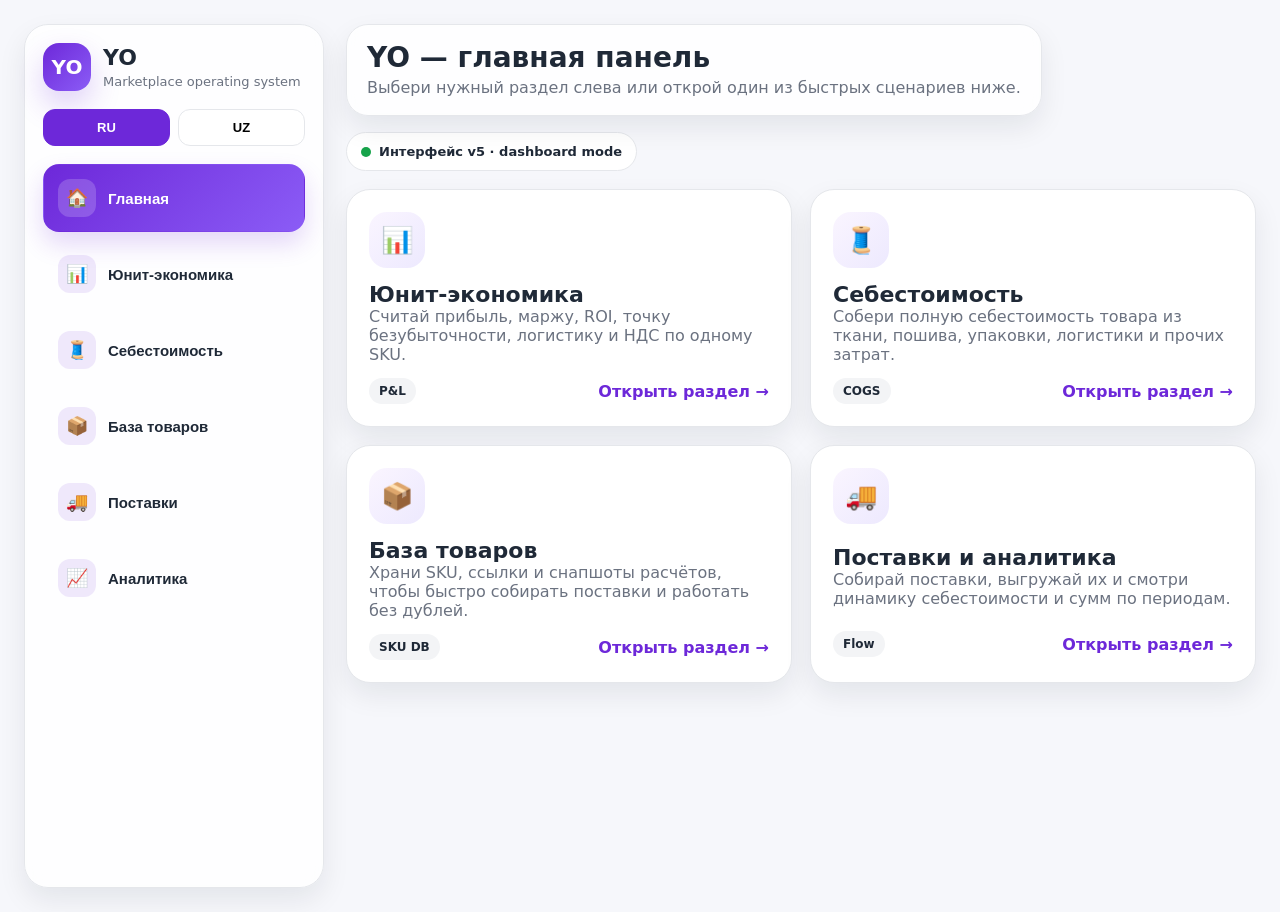
<file: app (1) вер 7 - 0804.html>
<!DOCTYPE html>
<html lang="ru">
<head>
  <meta charset="UTF-8" />
  <meta name="viewport" content="width=device-width, initial-scale=1.0" />
  <title>Калькулятор юнит-экономики Uzum + себестоимость</title>
  <style>
    :root {
      --bg: #f6f7fb;
      --card: #ffffff;
      --card-bg: #ffffff;
      --text: #1f2937;
      --muted: #6b7280;
      --line: #e5e7eb;
      --border-color: #e5e7eb;
      --accent: #6d28d9;
      --accent-soft: #f3e8ff;
      --good: #0f9d58;
      --bad: #c62828;
      --shadow: 0 12px 28px rgba(17, 24, 39, 0.08);
      --radius: 18px;
      --chip-bg: #f3f4f6;
      --surface-2: #fafafa;
    }
    * { box-sizing: border-box; }
    body {
      margin: 0;
      font-family: Inter, system-ui, -apple-system, BlinkMacSystemFont, "Segoe UI", sans-serif;
      background: var(--bg);
      color: var(--text);
    }
    .wrap { max-width: 1560px; margin: 0 auto; padding: 24px; }
    .hero {
      display: flex; gap: 16px; align-items: center; justify-content: space-between;
      margin-bottom: 22px; flex-wrap: wrap;
    }
    .hero h1 { margin: 0; font-size: 32px; line-height: 1.1; }
    .hero p { margin: 8px 0 0; color: var(--muted); max-width: 820px; }
    .badge {
      padding: 10px 14px; background: var(--accent-soft); color: var(--accent);
      border-radius: 999px; font-weight: 700; white-space: nowrap;
    }
    .tabs {
      display: flex; gap: 10px; flex-wrap: wrap; margin-bottom: 18px;
    }
    .tab-btn {
      border: 1px solid var(--line);
      border-radius: 999px;
      background: #fff;
      color: var(--text);
      padding: 11px 16px;
      cursor: pointer;
      font-size: 14px;
      font-weight: 700;
    }
    .tab-btn.active {
      background: var(--accent);
      color: #fff;
      border-color: var(--accent);
    }
    .page-panel { display: none; }
    .page-panel.active { display: block; }
    .layout {
      display: grid;
      grid-template-columns: minmax(560px, 1fr) minmax(360px, 520px);
      gap: 22px;
      align-items: start;
    }
    .stack { display: grid; gap: 18px; }
    .card {
      background: var(--card);
      border: 1px solid var(--line);
      border-radius: var(--radius);
      box-shadow: var(--shadow);
      padding: 18px;
    }
    .card h2 { margin: 0 0 6px; font-size: 20px; }
    .sub { margin: 0 0 14px; color: var(--muted); font-size: 14px; }
    .grid { display: grid; grid-template-columns: repeat(2, minmax(0, 1fr)); gap: 12px; }
    .grid-3 { display: grid; grid-template-columns: repeat(3, minmax(0, 1fr)); gap: 12px; }
    .field { display: grid; gap: 7px; }
    .field label { font-size: 13px; color: var(--muted); font-weight: 600; }
    .input, .select {
      width: 100%;
      border: 1px solid var(--line);
      border-radius: 12px;
      padding: 12px 14px;
      font-size: 15px;
      color: var(--text);
      background: #fff;
      outline: none;
      transition: 0.2s ease;
    }
    .input:focus, .select:focus {
      border-color: #c4b5fd;
      box-shadow: 0 0 0 4px rgba(109, 40, 217, 0.08);
    }
    .hint { color: var(--muted); font-size: 12px; line-height: 1.35; }
    .pill-row { display: flex; flex-wrap: wrap; gap: 8px; margin-top: 8px; }
    .pill {
      border: 1px solid var(--line);
      border-radius: 999px;
      padding: 8px 12px;
      font-size: 13px;
      background: #fff;
      color: var(--text);
    }
    .results { position: sticky; top: 18px; display: grid; gap: 18px; }
    .kpi-main {
      border-radius: 16px;
      padding: 18px;
      background: linear-gradient(135deg, #faf5ff, #ffffff);
      border: 1px solid #e9d5ff;
    }
    .kpi-main .title {
      color: var(--muted);
      font-size: 13px;
      margin-bottom: 6px;
      font-weight: 700;
    }
    .kpi-main .value {
      font-size: 34px;
      font-weight: 800;
      line-height: 1.05;
    }
    .positive { color: var(--good); }
    .negative { color: var(--bad); }
    .mini-grid {
      display: grid;
      grid-template-columns: repeat(2, minmax(0, 1fr));
      gap: 10px;
    }
    .mini {
      border: 1px solid var(--line);
      border-radius: 14px;
      padding: 14px;
      background: #fff;
    }
    .mini .label {
      font-size: 12px;
      color: var(--muted);
      margin-bottom: 4px;
      font-weight: 700;
    }
    .mini .value {
      font-size: 20px;
      font-weight: 800;
      line-height: 1.1;
    }
    .list {
      display: grid; gap: 10px;
    }
    .row {
      display: flex; justify-content: space-between; gap: 12px;
      border-bottom: 1px dashed var(--line);
      padding-bottom: 10px;
      font-size: 14px;
    }
    .row:last-child { border-bottom: none; padding-bottom: 0; }
    .row .key { color: var(--muted); }
    .row .val { font-weight: 700; text-align: right; }
    .inline-check {
      display: flex; align-items: center; gap: 10px; margin-top: 6px; font-size: 14px;
    }
    .note {
      font-size: 13px; color: var(--muted); line-height: 1.45;
      background: #fafafa; border: 1px solid var(--line); border-radius: 14px; padding: 12px 14px;
    }
    .hidden { display: none !important; }
    @media (max-width: 980px) {
      .layout { grid-template-columns: 1fr; }
      .results { position: static; }
    }
    @media (min-width: 1400px) {
      .layout { grid-template-columns: minmax(760px, 1fr) minmax(420px, 560px); }
      #products-tab .layout, #shipments-tab .layout, #analytics-tab .layout { grid-template-columns: minmax(0, 1fr) 420px; }
    }
    @media (max-width: 720px) {
      .grid, .grid-3, .mini-grid { grid-template-columns: 1fr; }
      .hero h1 { font-size: 28px; }
      .wrap { padding: 16px; }
    }
  
    .toolbar { display:flex; gap:10px; flex-wrap:wrap; align-items:center; margin-bottom:12px; }
    .btn-primary, .btn-secondary, .btn-danger {
      border: 1px solid var(--line);
      border-radius: 12px;
      padding: 11px 14px;
      font-size: 14px;
      font-weight: 700;
      cursor: pointer;
      transition: .2s ease;
    }
    .btn-primary { background: linear-gradient(135deg,#6d28d9,#8b5cf6); color:#fff; border-color:#6d28d9; box-shadow:0 12px 24px rgba(109,40,217,.18); }
    .btn-secondary { background:#fff; color:var(--text); }
    .btn-danger { background:#fff1f2; color:#b91c1c; border-color:#fecdd3; }
    .table-wrap { overflow:auto; border:1px solid var(--line); border-radius:14px; }
    table { width:100%; border-collapse:collapse; font-size:14px; background:#fff; table-layout: fixed; }
    th, td { padding:12px 10px; border-bottom:1px solid var(--line); text-align:left; vertical-align:top; }
    th { background:#fafafa; color:var(--muted); font-size:12px; text-transform:uppercase; letter-spacing:.02em; position:sticky; top:0; }
    td { overflow-wrap: anywhere; word-break: break-word; }
    tr:last-child td { border-bottom:none; }
    .chip { display:inline-block; padding:6px 10px; border-radius:999px; background:#f3f4f6; font-size:12px; font-weight:700; }
    .muted { color:var(--muted); }
    .empty { padding:18px; border:1px dashed var(--line); border-radius:14px; color:var(--muted); background:#fff; }
    .canvas-box { border:1px solid var(--line); border-radius:16px; background:#fff; padding:16px; min-height:320px; }
    .chart-title { margin:0 0 8px; font-size:18px; }
    .svg-chart { width:100%; height:280px; display:block; }
    .pill-good { background:#ecfdf5; color:#065f46; }
    .pill-bad { background:#fef2f2; color:#991b1b; }

  
    #products-tab .layout, #shipments-tab .layout, #analytics-tab .layout { grid-template-columns: minmax(0, 1fr) 380px; }
    #products-tab .card, #shipments-tab .card, #analytics-tab .card { overflow: hidden; }
    #products-tab .results, #shipments-tab .results, #analytics-tab .results { min-width: 0; }
    #products-tab .table-wrap, #shipments-tab .table-wrap { width: 100%; max-width: 100%; }
    #products-tab th:nth-child(1), #products-tab td:nth-child(1) { width: 22%; }
    #products-tab th:nth-child(2), #products-tab td:nth-child(2) { width: 18%; }
    #products-tab th:nth-child(3), #products-tab td:nth-child(3) { width: 14%; text-align: center; }
    #products-tab th:nth-child(4), #products-tab td:nth-child(4) { width: 14%; }
    #products-tab th:nth-child(5), #products-tab td:nth-child(5) { width: 18%; }
    #products-tab th:nth-child(6), #products-tab td:nth-child(6) { width: 14%; }
    .product-name-cell { font-weight: 700; line-height: 1.4; word-break: break-word; overflow-wrap: anywhere; white-space: normal; }
    .sku-cell { font-weight: 800; line-height: 1.4; word-break: break-word; overflow-wrap: anywhere; white-space: normal; }
    .open-link-btn {
      display:inline-flex; align-items:center; justify-content:center;
      min-width: 92px; padding: 10px 14px; border-radius: 12px;
      border: 1px solid var(--line); background:#fff; color:var(--text);
      text-decoration:none; font-weight:700;
    }
    .search-select-wrap { position: relative; }
    .search-dropdown {
      position: absolute; left: 0; right: 0; top: calc(100% + 6px);
      background: #fff; border: 1px solid var(--line); border-radius: 14px;
      box-shadow: var(--shadow); z-index: 20; max-height: 240px; overflow: auto; display: none;
    }
    .search-dropdown.open { display: block; }
    .search-option {
      padding: 10px 12px; cursor: pointer; border-bottom: 1px solid var(--line);
    }
    .search-option:last-child { border-bottom: none; }
    .search-option:hover, .search-option.active { background: #faf5ff; }
    .search-option .meta { color: var(--muted); font-size: 12px; margin-top: 2px; }

  
    .editor-panel { display: none; }
    .editor-panel.open { display: block; }
    .editor-grid { display:grid; grid-template-columns: repeat(2,minmax(0,1fr)); gap:10px; }
    .editor-actions { display:flex; gap:10px; flex-wrap:wrap; margin-top:12px; }
    

    .app-shell { display:grid; grid-template-columns: 300px minmax(0,1fr); gap: 22px; align-items:start; }
    .sidebar {
      position: sticky; top: 18px; background: rgba(255,255,255,.82); backdrop-filter: blur(10px);
      border: 1px solid var(--line); border-radius: 24px; box-shadow: var(--shadow); padding: 18px;
      min-height: calc(100vh - 36px);
    }
    .brand-box { display:flex; align-items:center; gap:12px; margin-bottom:18px; }
    .brand-logo {
      width: 48px; height: 48px; border-radius: 16px; display:grid; place-items:center;
      background: linear-gradient(135deg,#6d28d9,#8b5cf6); color:#fff; font-size:20px; font-weight:800;
      box-shadow: 0 14px 30px rgba(109,40,217,.22);
    }
    .brand-meta h1 { margin:0; font-size:22px; }
    .brand-meta p { margin:4px 0 0; color:var(--muted); font-size:13px; }
    .lang-switch { display:flex; gap:8px; margin: 12px 0 18px; }
    .lang-btn {
      flex:1; border:1px solid var(--line); background:#fff; border-radius:12px; padding:10px 12px;
      font-size:13px; font-weight:800; cursor:pointer;
    }
    .lang-btn.active { background: var(--accent); color:#fff; border-color:var(--accent); }
    .nav-menu { display:grid; gap:8px; }
    .nav-btn {
      border: 1px solid transparent; background: transparent; border-radius: 16px; padding: 14px 14px;
      display:flex; align-items:center; gap:12px; cursor:pointer; font-size:15px; font-weight:700; color:var(--text);
      text-align:left;
    }
    .nav-btn:hover { background:#faf5ff; border-color:#ede9fe; }
    .nav-btn.active { background: linear-gradient(135deg,#6d28d9,#8b5cf6); color:#fff; box-shadow:0 12px 24px rgba(109,40,217,.18); }
    .nav-icon {
      width:38px; height:38px; border-radius:12px; background: rgba(109,40,217,.10); color: var(--accent);
      display:grid; place-items:center; font-size:18px; flex:0 0 auto;
    }
    .nav-btn.active .nav-icon { background: rgba(255,255,255,.18); color:#fff; }
    .content-wrap { min-width:0; }
    .topbar {
      display:flex; justify-content:space-between; gap:16px; align-items:center; margin-bottom:18px; flex-wrap:wrap;
    }
    .topbar-card {
      background: rgba(255,255,255,.82); backdrop-filter: blur(10px); border:1px solid var(--line);
      border-radius: 22px; box-shadow: var(--shadow); padding: 18px 20px;
    }
    .topbar-card h2 { margin:0 0 6px; font-size:28px; line-height:1.05; }
    .topbar-card p { margin:0; color:var(--muted); max-width:760px; }
    .status-chip {
      display:inline-flex; align-items:center; gap:8px; border:1px solid var(--line); background:#fff;
      border-radius:999px; padding:11px 14px; font-size:13px; font-weight:800;
    }
    .status-dot { width:10px; height:10px; border-radius:50%; background:#16a34a; display:inline-block; }
    .dashboard-grid { display:grid; grid-template-columns: repeat(2, minmax(0,1fr)); gap: 18px; }
    .dashboard-card {
      background: var(--card); border:1px solid var(--line); border-radius: 24px; box-shadow: var(--shadow); padding: 22px;
      display:grid; gap:14px; cursor:pointer; transition: .2s ease;
    }
    .dashboard-card:hover { transform: translateY(-2px); box-shadow: 0 18px 36px rgba(17,24,39,.10); }
    .dashboard-card .dash-icon {
      width:56px; height:56px; border-radius:18px; background: linear-gradient(135deg,#faf5ff,#ede9fe);
      display:grid; place-items:center; font-size:26px;
    }
    .dashboard-card h3 { margin:0; font-size:22px; }
    .dashboard-card p { margin:0; color:var(--muted); }
    .dashboard-meta { display:flex; justify-content:space-between; align-items:center; gap:12px; }
    .dashboard-link { font-weight:800; color:var(--accent); }

  </style>
</head>
<body>
  <div class="wrap">
    <div class="app-shell">
      <aside class="sidebar">
        <div class="brand-box">
          <div class="brand-logo">YO</div>
          <div class="brand-meta">
            <h1 id="appBrandTitle">YO</h1>
            <p id="appBrandSub">Marketplace operating system</p>
          </div>
        </div>

        <div class="lang-switch">
          <button class="lang-btn active" data-lang="ru">RU</button>
          <button class="lang-btn" data-lang="uz">UZ</button>
        </div>

        <nav class="nav-menu">
          <button class="nav-btn active" data-page="dashboard-page">
            <span class="nav-icon">🏠</span>
            <span data-i18n="menu_dashboard">Главная</span>
          </button>
          <button class="nav-btn" data-page="unit-tab">
            <span class="nav-icon">📊</span>
            <span data-i18n="menu_unit">Юнит-экономика</span>
          </button>
          <button class="nav-btn" data-page="cost-tab">
            <span class="nav-icon">🧵</span>
            <span data-i18n="menu_cost">Себестоимость</span>
          </button>
          <button class="nav-btn" data-page="products-tab">
            <span class="nav-icon">📦</span>
            <span data-i18n="menu_products">База товаров</span>
          </button>
          <button class="nav-btn" data-page="shipments-tab">
            <span class="nav-icon">🚚</span>
            <span data-i18n="menu_shipments">Поставки</span>
          </button>
          <button class="nav-btn" data-page="analytics-tab">
            <span class="nav-icon">📈</span>
            <span data-i18n="menu_analytics">Аналитика</span>
          </button>
        </nav>
      </aside>

      <main class="content-wrap">
        <div class="topbar">
          <div class="topbar-card">
            <h2 id="heroTitle">YO — главная панель</h2>
            <p id="heroText">Выбери нужный раздел слева или открой один из быстрых сценариев ниже.</p>
          </div>
          <div class="status-chip">
            <span class="status-dot"></span>
            <span id="statusChipText">Интерфейс v5 · dashboard mode</span>
          </div>
        </div>

        <section class="page-panel active" id="dashboard-page">
          <div class="dashboard-grid">
            <article class="dashboard-card" data-open-page="unit-tab">
              <div class="dash-icon">📊</div>
              <div>
                <h3 data-i18n="card_unit_title">Юнит-экономика</h3>
                <p data-i18n="card_unit_text">Считай прибыль, маржу, ROI, точку безубыточности, логистику и НДС по одному SKU.</p>
              </div>
              <div class="dashboard-meta">
                <span class="chip">P&L</span>
                <span class="dashboard-link" data-i18n="open_section">Открыть раздел →</span>
              </div>
            </article>

            <article class="dashboard-card" data-open-page="cost-tab">
              <div class="dash-icon">🧵</div>
              <div>
                <h3 data-i18n="card_cost_title">Себестоимость</h3>
                <p data-i18n="card_cost_text">Собери полную себестоимость товара из ткани, пошива, упаковки, логистики и прочих затрат.</p>
              </div>
              <div class="dashboard-meta">
                <span class="chip">COGS</span>
                <span class="dashboard-link" data-i18n="open_section">Открыть раздел →</span>
              </div>
            </article>

            <article class="dashboard-card" data-open-page="products-tab">
              <div class="dash-icon">📦</div>
              <div>
                <h3 data-i18n="card_products_title">База товаров</h3>
                <p data-i18n="card_products_text">Храни SKU, ссылки и снапшоты расчётов, чтобы быстро собирать поставки и работать без дублей.</p>
              </div>
              <div class="dashboard-meta">
                <span class="chip">SKU DB</span>
                <span class="dashboard-link" data-i18n="open_section">Открыть раздел →</span>
              </div>
            </article>

            <article class="dashboard-card" data-open-page="shipments-tab">
              <div class="dash-icon">🚚</div>
              <div>
                <h3 data-i18n="card_shipments_title">Поставки и аналитика</h3>
                <p data-i18n="card_shipments_text">Собирай поставки, выгружай их и смотри динамику себестоимости и сумм по периодам.</p>
              </div>
              <div class="dashboard-meta">
                <span class="chip">Flow</span>
                <span class="dashboard-link" data-i18n="open_section">Открыть раздел →</span>
              </div>
            </article>
          </div>
        </section>

        <section class="page-panel" id="unit-tab">
      <div class="layout">
        <div class="stack">
          <div class="card">
            <h2>Блок А. Продажа</h2>
            <p class="sub">Основные данные для расчёта прибыли по 1 единице товара.</p>
            <div class="grid">
              <div class="field">
                <label for="price">Цена продажи, сум</label>
                <input id="price" class="input" type="number" min="0" step="0.01" value="148500" />
              </div>
              <div class="field">
                <label for="commission">Комиссия маркетплейса, %</label>
                <input id="commission" class="input" type="number" min="0" step="0.01" value="22" />
              </div>
            </div>
          </div>

          <div class="card">
            <h2>Блок Б. Себестоимость</h2>
            <p class="sub">Себестоимость можно ввести вручную или подставить из вкладки расчёта товара.</p>
            <div class="grid">
              <div class="field">
                <label for="cost">Себестоимость товара, сум</label>
                <input id="cost" class="input" type="number" min="0" step="0.01" value="86214" />
              </div>
              <div class="field">
                <label for="costVatMode">Себестоимость</label>
                <select id="costVatMode" class="select">
                  <option value="with">включает НДС</option>
                  <option value="without">без НДС</option>
                </select>
              </div>
            </div>
            <label class="inline-check">
              <input id="useProductCost" type="checkbox" />
              Автоматически брать себестоимость из вкладки «Себестоимость товара»
            </label>
            <p class="hint" id="productCostSyncText">Сейчас можно считать юнит отдельно, без привязки к вкладке себестоимости.</p>
          </div>

          <div class="card">
            <h2>Блок В. Маркетплейс</h2>
            <p class="sub">Логистика и хранение считаются по ВГХ и оборачиваемости.</p>
            <div class="grid-3">
              <div class="field">
                <label for="length">Длина, мм</label>
                <input id="length" class="input" type="number" min="0" step="1" value="310" />
              </div>
              <div class="field">
                <label for="width">Ширина, мм</label>
                <input id="width" class="input" type="number" min="0" step="1" value="200" />
              </div>
              <div class="field">
                <label for="height">Высота, мм</label>
                <input id="height" class="input" type="number" min="0" step="1" value="130" />
              </div>
            </div>
            <div class="pill-row">
              <div class="pill">1-й литр: 5 250 сум</div>
              <div class="pill">каждый следующий: 250 сум</div>
              <div class="pill">максимум логистики: 50 000 сум</div>
            </div>
            <div class="grid" style="margin-top: 14px;">
              <div class="field">
                <label for="stockStatus">Статус товара</label>
                <select id="stockStatus" class="select">
                  <option value="existing">уже на складе</option>
                  <option value="new">только выйдет / новый SKU</option>
                </select>
              </div>
              <div class="field">
                <label for="turnover">Оборачиваемость, дней</label>
                <input id="turnover" class="input" type="number" min="0" step="1" value="90" />
              </div>
            </div>
            <div class="grid hidden" id="newSkuBlock">
              <div class="field">
                <label for="newSkuDays">Дней с первой поставки</label>
                <input id="newSkuDays" class="input" type="number" min="0" step="1" value="10" />
              </div>
            </div>
            <p class="hint" id="storageRuleText"></p>
            <p class="hint" id="storageSyncText">Пока расчёт юнит-экономики использует свои параметры ВГХ и хранения.</p>
          </div>

          <div class="card">
            <h2>Блок Г. Налоги</h2>
            <p class="sub">НДС считается по схеме: исходящий минус входящий.</p>
            <div class="grid">
              <div class="field">
                <label for="vatRate">Ставка НДС, %</label>
                <input id="vatRate" class="input" type="number" min="0" step="0.01" value="12" />
              </div>
              <div class="field">
                <label for="saleVatMode">Цена продажи</label>
                <select id="saleVatMode" class="select">
                  <option value="with">включает НДС</option>
                  <option value="without">без НДС</option>
                </select>
              </div>
            </div>
          </div>
        </div>

        <div class="results">
          <div class="card">
            <div class="kpi-main">
              <div class="title">Прибыль с 1 единицы</div>
              <div class="value" id="profitMain">0 сум</div>
            </div>

            <div class="mini-grid" style="margin-top: 12px;">
              <div class="mini">
                <div class="label">Маржа</div>
                <div class="value" id="marginVal">0%</div>
              </div>
              <div class="mini">
                <div class="label">Наценка</div>
                <div class="value" id="markupVal">0%</div>
              </div>
              <div class="mini">
                <div class="label">ROI</div>
                <div class="value" id="roiVal">0%</div>
              </div>
              <div class="mini">
                <div class="label">Точка безубыточности</div>
                <div class="value" id="bepVal">0 сум</div>
              </div>
            </div>
          </div>

          <div class="card">
            <h2>Детализация</h2>
            <div class="list">
              <div class="row"><div class="key">Объём, л</div><div class="val" id="litersVal">0</div></div>
              <div class="row"><div class="key">Округлённый литраж</div><div class="val" id="roundedLitersVal">0</div></div>
              <div class="row"><div class="key">Комиссия</div><div class="val" id="commissionVal">0 сум</div></div>
              <div class="row"><div class="key">Логистика Uzum</div><div class="val" id="logisticsVal">0 сум</div></div>
              <div class="row"><div class="key">Хранение в день</div><div class="val" id="storageVal">0 сум</div></div>
              <div class="row"><div class="key">Исходящий НДС</div><div class="val" id="outputVatVal">0 сум</div></div>
              <div class="row"><div class="key">Входящий НДС</div><div class="val" id="inputVatVal">0 сум</div></div>
              <div class="row"><div class="key">Источник входящего НДС</div><div class="val" id="inputVatSourceVal">ручной режим</div></div>
              <div class="row"><div class="key">Статус переноса из себестоимости</div><div class="val" id="linkedProductVal">нет связи</div></div>
              <div class="row"><div class="key">НДС к оплате</div><div class="val" id="vatPayableVal">0 сум</div></div>
              <div class="row"><div class="key">Все расходы</div><div class="val" id="totalCostsVal">0 сум</div></div>
            </div>
          </div>

          <div class="card">
            <h2>Пояснение</h2>
            <div class="note">
              Комиссия считается от цены продажи. Логистика и хранение считаются отдельно и не зависят от того, что комиссия уже удержана. Точка безубыточности показывает минимальную цену, при которой прибыль становится нулевой.
            </div>
          </div>
        </div>
      </div>
    </section>

    <section class="page-panel" id="cost-tab">
      <div class="layout">
        <div class="stack">
          <div class="card">
            <h2>Калькуляция самого товара</h2>
            <p class="sub">Тут считается фактическая себестоимость единицы товара до передачи на склад Uzum Market.</p>
            <div class="grid">
              <div class="field">
                <label for="sku">SKU товара</label>
                <input id="sku" class="input" type="text" placeholder="например, BHKRASH-SIN" />
              </div>
              <div class="field">
                <label for="productName">Название товара (по желанию)</label>
                <input id="productName" class="input" type="text" placeholder="например, Наволочка 50×70 синяя" />
              </div>
              <div class="field">
                <label for="productArticle1c">Артикул 1С</label>
                <input id="productArticle1c" class="input" type="text" placeholder="например, ART-0001" />
              </div>
              <div class="field">
                <label for="productCode1c">Код 1С</label>
                <input id="productCode1c" class="input" type="text" placeholder="например, 000000123" />
              </div>
            </div>
            <div class="grid" style="margin-top:12px;">
              <div class="field">
                <label for="productStockQty">Количество на остатке, шт</label>
                <input id="productStockQty" class="input" type="number" min="0" step="1" value="0" />
              </div>
              <div class="field">
                <label for="productLink">Ссылка на товар (по желанию)</label>
                <input id="productLink" class="input" type="text" placeholder="https://..." />
              </div>
              <div class="field">
                <label for="fabricPrice">Цена ткани, сум</label>
                <input id="fabricPrice" class="input" type="number" min="0" step="0.01" value="0" />
              </div>
            </div>
            <div class="grid">
              <div class="field">
                <label for="fabricVatIncluded">Ткань куплена с НДС?</label>
                <select id="fabricVatIncluded" class="select">
                  <option value="with">да, сумма уже с НДС</option>
                  <option value="without">нет, сумма без НДС</option>
                </select>
              </div>
              <div class="field">
                <label for="fabricVatRate">Ставка НДС по закупке ткани, %</label>
                <input id="fabricVatRate" class="input" type="number" min="0" step="0.01" value="12" />
              </div>
            </div>
            <div class="grid">
              <div class="field">
                <label for="fabricConsumption">Расход ткани на изделие</label>
                <input id="fabricConsumption" class="input" type="number" min="0" step="0.001" value="0" />
              </div>
              <div class="field">
                <label for="fabricUnit">Единица расхода ткани</label>
                <select id="fabricUnit" class="select">
                  <option value="m">метры</option>
                  <option value="kg">килограммы</option>
                  <option value="unit">условная единица</option>
                </select>
              </div>
            </div>
            <p class="hint">Стоимость ткани на изделие считается как цена ткани × расход ткани.</p>
          </div>

          <div class="card">
            <h2>Расходы на товар</h2>
            <div class="grid">
              <div class="field">
                <label for="sewingCost">Пошив, сум</label>
                <input id="sewingCost" class="input" type="number" min="0" step="0.01" value="0" />
              </div>
              <div class="field">
                <label for="sewingCostVatIncluded">Пошив: сумма с НДС?</label>
                <select id="sewingCostVatIncluded" class="select">
                  <option value="with">да, с НДС</option>
                  <option value="without">нет, без НДС</option>
                </select>
              </div>
              <div class="field">
                <label for="packageCost">Пакет, сум</label>
                <input id="packageCost" class="input" type="number" min="0" step="0.01" value="0" />
              </div>
              <div class="field">
                <label for="packageCostVatIncluded">Пакет: сумма с НДС?</label>
                <select id="packageCostVatIncluded" class="select">
                  <option value="with">да, с НДС</option>
                  <option value="without">нет, без НДС</option>
                </select>
              </div>
              <div class="field">
                <label for="zipperCost">Замок, сум</label>
                <input id="zipperCost" class="input" type="number" min="0" step="0.01" value="0" />
              </div>
              <div class="field">
                <label for="zipperCostVatIncluded">Замок: сумма с НДС?</label>
                <select id="zipperCostVatIncluded" class="select">
                  <option value="with">да, с НДС</option>
                  <option value="without">нет, без НДС</option>
                </select>
              </div>
              <div class="field">
                <label for="elasticCost">Резинка, сум</label>
                <input id="elasticCost" class="input" type="number" min="0" step="0.01" value="0" />
              </div>
              <div class="field">
                <label for="elasticCostVatIncluded">Резинка: сумма с НДС?</label>
                <select id="elasticCostVatIncluded" class="select">
                  <option value="with">да, с НДС</option>
                  <option value="without">нет, без НДС</option>
                </select>
              </div>
              <div class="field">
                <label for="polygraphyCost">Полиграфия, сум</label>
                <input id="polygraphyCost" class="input" type="number" min="0" step="0.01" value="0" />
              </div>
              <div class="field">
                <label for="polygraphyCostVatIncluded">Полиграфия: сумма с НДС?</label>
                <select id="polygraphyCostVatIncluded" class="select">
                  <option value="with">да, с НДС</option>
                  <option value="without">нет, без НДС</option>
                </select>
              </div>
              <div class="field">
                <label for="stickersCost">Стикеры, сум</label>
                <input id="stickersCost" class="input" type="number" min="0" step="0.01" value="0" />
              </div>
              <div class="field">
                <label for="stickersCostVatIncluded">Стикеры: сумма с НДС?</label>
                <select id="stickersCostVatIncluded" class="select">
                  <option value="with">да, с НДС</option>
                  <option value="without">нет, без НДС</option>
                </select>
              </div>
              <div class="field">
                <label for="promoPolygraphyCost">Рекламная полиграфия, сум</label>
                <input id="promoPolygraphyCost" class="input" type="number" min="0" step="0.01" value="0" />
              </div>
              <div class="field">
                <label for="promoPolygraphyCostVatIncluded">Рекламная полиграфия: сумма с НДС?</label>
                <select id="promoPolygraphyCostVatIncluded" class="select">
                  <option value="with">да, с НДС</option>
                  <option value="without">нет, без НДС</option>
                </select>
              </div>
              <div class="field">
                <label for="inboundLogisticsCost">Логистика до склада Uzum, сум</label>
                <input id="inboundLogisticsCost" class="input" type="number" min="0" step="0.01" value="0" />
              </div>
              <div class="field">
                <label for="inboundLogisticsCostVatIncluded">Логистика до склада Uzum: сумма с НДС?</label>
                <select id="inboundLogisticsCostVatIncluded" class="select">
                  <option value="with">да, с НДС</option>
                  <option value="without">нет, без НДС</option>
                </select>
              </div>
              <div class="field">
                <label for="transportBoxCost">Коробка транспортная, сум</label>
                <input id="transportBoxCost" class="input" type="number" min="0" step="0.01" value="0" />
              </div>
              <div class="field">
                <label for="transportBoxCostVatIncluded">Коробка транспортная: сумма с НДС?</label>
                <select id="transportBoxCostVatIncluded" class="select">
                  <option value="with">да, с НДС</option>
                  <option value="without">нет, без НДС</option>
                </select>
              </div>
              <div class="field">
                <label for="otherProductCost">Прочие расходы, сум</label>
                <input id="otherProductCost" class="input" type="number" min="0" step="0.01" value="0" />
              </div>
              <div class="field">
                <label for="otherProductCostVatIncluded">Прочие расходы: сумма с НДС?</label>
                <select id="otherProductCostVatIncluded" class="select">
                  <option value="with">да, с НДС</option>
                  <option value="without">нет, без НДС</option>
                </select>
              </div>
            </div>
          </div>

          <div class="card">
            <h2>Хранение для себестоимости</h2>
            <p class="sub">Если товар уже лежит на складе и по нему идёт платное хранение, можно сразу включить это в себестоимость.</p>
            <div class="grid">
              <div class="field">
                <label for="productOnWarehouse">Товар уже на складе?</label>
                <select id="productOnWarehouse" class="select">
                  <option value="no">нет</option>
                  <option value="yes">да</option>
                </select>
              </div>
              <div class="field">
                <label for="productStorageDays">Сколько дней хранения закладывать</label>
                <input id="productStorageDays" class="input" type="number" min="0" step="1" value="0" />
              </div>
            </div>

            <div id="productWarehouseDetails" class="hidden">
              <div class="grid" style="margin-top: 12px;">
                <div class="field">
                  <label for="productTurnover">Оборачиваемость, дней</label>
                  <input id="productTurnover" class="input" type="number" min="0" step="1" value="90" />
                </div>
                <div class="field">
                  <label for="productStockStatus">Статус SKU</label>
                  <select id="productStockStatus" class="select">
                    <option value="existing">уже на складе</option>
                    <option value="new">только выйдет / новый SKU</option>
                  </select>
                </div>
              </div>
              <div class="grid-3" style="margin-top: 12px;">
                <div class="field">
                  <label for="productLength">Длина упаковки, мм</label>
                  <input id="productLength" class="input" type="number" min="0" step="1" value="0" />
                </div>
                <div class="field">
                  <label for="productWidth">Ширина упаковки, мм</label>
                  <input id="productWidth" class="input" type="number" min="0" step="1" value="0" />
                </div>
                <div class="field">
                  <label for="productHeight">Высота упаковки, мм</label>
                  <input id="productHeight" class="input" type="number" min="0" step="1" value="0" />
                </div>
              </div>
              <div class="grid hidden" id="productNewSkuBlock" style="margin-top: 12px;">
                <div class="field">
                  <label for="productNewSkuDays">Дней с первой поставки</label>
                  <input id="productNewSkuDays" class="input" type="number" min="0" step="1" value="10" />
                </div>
              </div>
              <p class="hint" id="productStorageRuleText"></p>
            </div>
          </div>
        </div>

        <div class="results">
          <div class="card">
            <div class="kpi-main">
              <div class="title">Себестоимость изделия</div>
              <div class="value" id="productCostMain">0 сум</div>
            </div>
            <div class="mini-grid" style="margin-top: 12px;">
              <div class="mini">
                <div class="label">Входящий НДС по себестоимости</div>
                <div class="value" id="productInputVatVal">0 сум</div>
              </div>
              <div class="mini">
                <div class="label">Себестоимость без входящего НДС</div>
                <div class="value" id="productCostNetVatVal">0 сум</div>
              </div>
            </div>
            <div style="margin-top:12px;">
              <button id="sendToUnitBtn" class="tab-btn" style="border-radius:14px; background:linear-gradient(135deg,#6d28d9,#8b5cf6); color:#fff; border-color:#6d28d9; box-shadow:0 12px 24px rgba(109,40,217,.25); padding:14px 18px; width:100%; text-align:center;">Перенести этот товар в юнит-экономику →</button>
            </div>
            <p class="hint">При переносе в юнит автоматически уйдут: себестоимость, логика НДС по себестоимости и SKU.</p>
            <div class="mini-grid" style="margin-top: 12px;">
              <div class="mini">
                <div class="label">SKU</div>
                <div class="value" id="skuVal">—</div>
              </div>
              <div class="mini">
                <div class="label">Название</div>
                <div class="value" id="productNameVal">—</div>
              </div>
              <div class="mini">
                <div class="label">Ткань на изделие</div>
                <div class="value" id="fabricCostVal">0 сум</div>
              </div>
              <div class="mini">
                <div class="label">Ссылка</div>
                <div class="value" id="productLinkVal">—</div>
              </div>
            </div>
          </div>

          <div class="card">
            <h2>Состав себестоимости</h2>
            <div class="list">
              <div class="row"><div class="key">Ткань</div><div class="val" id="fabricCostDetail">0 сум</div></div>
              <div class="row"><div class="key">Входящий НДС по ткани</div><div class="val" id="fabricInputVatDetail">0 сум</div></div>
              <div class="row"><div class="key">Пошив</div><div class="val" id="sewingCostVal">0 сум</div></div>
              <div class="row"><div class="key">Пакет</div><div class="val" id="packageCostVal">0 сум</div></div>
              <div class="row"><div class="key">Замок</div><div class="val" id="zipperCostVal">0 сум</div></div>
              <div class="row"><div class="key">Резинка</div><div class="val" id="elasticCostVal">0 сум</div></div>
              <div class="row"><div class="key">Полиграфия</div><div class="val" id="polygraphyCostVal">0 сум</div></div>
              <div class="row"><div class="key">Стикеры</div><div class="val" id="stickersCostVal">0 сум</div></div>
              <div class="row"><div class="key">Рекламная полиграфия</div><div class="val" id="promoPolygraphyCostVal">0 сум</div></div>
              <div class="row"><div class="key">Логистика до склада Uzum</div><div class="val" id="inboundLogisticsCostVal">0 сум</div></div>
              <div class="row"><div class="key">Коробка транспортная</div><div class="val" id="transportBoxCostVal">0 сум</div></div>
              <div class="row"><div class="key">Хранение, включённое в себестоимость</div><div class="val" id="storageReserveVal">0 сум</div></div>
              <div class="row"><div class="key">Прочие расходы</div><div class="val" id="otherProductCostVal">0 сум</div></div>
              <div class="row"><div class="key">Весь входящий НДС</div><div class="val" id="productAllInputVatVal">0 сум</div></div>
              <div class="row"><div class="key">Себестоимость без входящего НДС</div><div class="val" id="productTotalNoVatVal">0 сум</div></div>
              <div class="row"><div class="key">Итоговая себестоимость</div><div class="val" id="productTotalCostVal">0 сум</div></div>
            </div>
          </div>

          <div class="card">
            <h2>Пояснение</h2>
            <div class="note">
              Эта вкладка считает внутреннюю себестоимость единицы товара. Если включить чекбокс в юнит-экономике, итоговая себестоимость отсюда автоматически подставится в поле «Себестоимость товара».
            </div>
          </div>
        </div>
      </div>
    </section>

    
    <section class="page-panel" id="products-tab">
      <div class="layout">
        <div class="stack">
          <div class="card">
            <h2>База товаров</h2>
            <p class="sub">Здесь только база: список товаров и остатки.</p>
            <div class="toolbar">
              <button id="refreshProductsBtn" class="btn-secondary">Обновить список</button>
            </div>
          </div>

          <div class="card">
            <h2>Список товаров</h2>
            <div class="table-wrap">
              <table>
                <thead>
                  <tr>
                    <th>Название</th>
                    <th>Код товара</th>
                    <th>SKU</th>
                    <th>Остаток</th>
                    <th>Ср. себестоимость</th>
                    <th>Действия</th>
                  </tr>
                </thead>
                <tbody id="productsTableBody"></tbody>
              </table>
            </div>
            <div id="productsEmpty" class="empty hidden">Пока база товаров пустая.</div>
          </div>
        </div>

        <div class="results">
          <div class="card">
            <h2>Сводка базы</h2>
            <div class="list">
              <div class="row"><div class="key">Товаров в базе</div><div class="val" id="productsCountVal">0</div></div>
              <div class="row"><div class="key">Общий остаток, шт</div><div class="val" id="productsStockTotalVal">0</div></div>
              <div class="row"><div class="key">Товаров без остатка</div><div class="val" id="productsZeroStockVal">0</div></div>
              <div class="row"><div class="key">Средняя себестоимость</div><div class="val" id="productsAvgCostVal">0 сум</div></div>
              <div class="row"><div class="key">Последнее обновление</div><div class="val" id="productsLastUpdatedVal">—</div></div>
            </div>
          </div>
        </div>
      </div>
    </section>

<section class="page-panel" id="shipments-tab">
      <div class="layout">
        <div class="stack">
          <div class="card">
            <h2>Создать поставку</h2>
            <p class="sub">Добавляй товары из базы по SKU. В поставке сохраняется снимок цены и калькуляции на момент добавления.</p>
            <div class="grid">
              <div class="field">
                <label for="shipmentName">Название поставки</label>
                <input id="shipmentName" class="input" type="text" placeholder="например, Поставка май 1" />
              </div>
              <div class="field">
                <label for="shipmentDate">Дата поставки</label>
                <input id="shipmentDate" class="input" type="date" />
              </div>
              <div class="field">
                <label for="shipmentSkuSearch">Товар из базы</label>
                <div class="search-select-wrap">
                  <input id="shipmentSkuSearch" class="input" type="text" placeholder="Начни писать SKU или название..." autocomplete="off" />
                  <div id="shipmentSkuDropdown" class="search-dropdown"></div>
                </div>
                <input id="shipmentSkuSelect" type="hidden" />
                <div class="hint" id="shipmentSkuSelectedText">Товар пока не выбран.</div>
              </div>
              <div class="field">
                <label for="shipmentQty">Количество, шт</label>
                <input id="shipmentQty" class="input" type="number" min="1" step="1" value="1" />
              </div>
            </div>
            <div class="toolbar" style="margin-top:12px;">
              <button id="addShipmentItemBtn" class="btn-primary">Добавить в поставку</button>
              <button id="saveShipmentBtn" class="btn-secondary">Сохранить поставку</button>
              <button id="resetShipmentBtn" class="btn-secondary">Новая поставка</button>
            </div>
          </div>

          <div class="card">
            <h2>Состав поставки</h2>
            <div class="table-wrap">
              <table>
                <thead>
                  <tr>
                    <th>SKU</th>
                    <th>Название</th>
                    <th>Себест. 1 шт</th>
                    <th>Кол-во</th>
                    <th>Общая сумма</th>
                    <th>Действия</th>
                  </tr>
                </thead>
                <tbody id="shipmentItemsBody"></tbody>
              </table>
            </div>
            <div id="shipmentItemsEmpty" class="empty">В поставке пока нет позиций.</div>
          </div>

          <div class="card">
            <h2>История поставок</h2>
            <div class="table-wrap">
              <table>
                <thead>
                  <tr>
                    <th>Дата</th>
                    <th>Поставка</th>
                    <th>SKU</th>
                    <th>Шт</th>
                    <th>Сумма</th>
                    <th>Действия</th>
                  </tr>
                </thead>
                <tbody id="shipmentsHistoryBody"></tbody>
              </table>
            </div>
            <div id="shipmentsEmpty" class="empty hidden">Пока ни одной поставки не сохранено.</div>
          </div>
        </div>

        <div class="results">
          <div class="card">
            <div class="kpi-main">
              <div class="title">Сводка по текущей поставке</div>
              <div class="value" id="shipmentTotalCostVal">0 сум</div>
            </div>
            <div class="mini-grid" style="margin-top: 12px;">
              <div class="mini">
                <div class="label">Всего товаров, шт</div>
                <div class="value" id="shipmentTotalQtyVal">0</div>
              </div>
              <div class="mini">
                <div class="label">Уникальных SKU</div>
                <div class="value" id="shipmentTotalSkuVal">0</div>
              </div>
            </div>
          </div>

          <div class="card">
            <h2>Редактор строки поставки</h2>
            <p class="sub">Нажми «Изменить» у товара в поставке. Справа откроется подробная калькуляция именно этой строки. После сохранения сумма в поставке обновится, а база товаров не изменится.</p>

            <div id="shipmentEditorEmpty" class="empty">Пока строка поставки не выбрана. Нажми «Изменить» у нужного товара.</div>

            <div id="shipmentEditorPanel" class="editor-panel">
              <div class="grid">
                <div class="field"><label for="editShipmentSku">SKU</label><input id="editShipmentSku" class="input" type="text" readonly /></div>
                <div class="field"><label for="editShipmentName">Название</label><input id="editShipmentName" class="input" type="text" /></div>
                <div class="field"><label for="editShipmentQty">Количество, шт</label><input id="editShipmentQty" class="input" type="number" min="1" step="1" /></div>
                <div class="field"><label for="editShipmentUnitCost">Себестоимость 1 шт, сум</label><input id="editShipmentUnitCost" class="input" type="number" min="0" step="0.01" readonly /></div>
              </div>

              <div class="editor-grid" style="margin-top:12px;">
                <div class="field"><label for="shipCalcFabricPrice">Цена ткани, сум</label><input id="shipCalcFabricPrice" class="input" type="number" min="0" step="0.01" /></div>
                <div class="field"><label for="shipCalcFabricConsumption">Расход ткани</label><input id="shipCalcFabricConsumption" class="input" type="number" min="0" step="0.001" /></div>
                <div class="field"><label for="shipCalcFabricVatIncluded">Ткань с НДС?</label><select id="shipCalcFabricVatIncluded" class="select"><option value="with">да, с НДС</option><option value="without">нет, без НДС</option></select></div>
                <div class="field"><label for="shipCalcFabricVatRate">Ставка НДС ткани, %</label><input id="shipCalcFabricVatRate" class="input" type="number" min="0" step="0.01" /></div>
                <div class="field"><label for="shipCalcSewingCost">Пошив, сум</label><input id="shipCalcSewingCost" class="input" type="number" min="0" step="0.01" /></div>
                <div class="field"><label for="shipCalcSewingVatIncluded">Пошив с НДС?</label><select id="shipCalcSewingVatIncluded" class="select"><option value="with">да, с НДС</option><option value="without">нет, без НДС</option></select></div>
                <div class="field"><label for="shipCalcPackageCost">Пакет, сум</label><input id="shipCalcPackageCost" class="input" type="number" min="0" step="0.01" /></div>
                <div class="field"><label for="shipCalcPackageVatIncluded">Пакет с НДС?</label><select id="shipCalcPackageVatIncluded" class="select"><option value="with">да, с НДС</option><option value="without">нет, без НДС</option></select></div>
                <div class="field"><label for="shipCalcZipperCost">Замок, сум</label><input id="shipCalcZipperCost" class="input" type="number" min="0" step="0.01" /></div>
                <div class="field"><label for="shipCalcZipperVatIncluded">Замок с НДС?</label><select id="shipCalcZipperVatIncluded" class="select"><option value="with">да, с НДС</option><option value="without">нет, без НДС</option></select></div>
                <div class="field"><label for="shipCalcElasticCost">Резинка, сум</label><input id="shipCalcElasticCost" class="input" type="number" min="0" step="0.01" /></div>
                <div class="field"><label for="shipCalcElasticVatIncluded">Резинка с НДС?</label><select id="shipCalcElasticVatIncluded" class="select"><option value="with">да, с НДС</option><option value="without">нет, без НДС</option></select></div>
                <div class="field"><label for="shipCalcPolygraphyCost">Полиграфия, сум</label><input id="shipCalcPolygraphyCost" class="input" type="number" min="0" step="0.01" /></div>
                <div class="field"><label for="shipCalcPolygraphyVatIncluded">Полиграфия с НДС?</label><select id="shipCalcPolygraphyVatIncluded" class="select"><option value="with">да, с НДС</option><option value="without">нет, без НДС</option></select></div>
                <div class="field"><label for="shipCalcStickersCost">Стикеры, сум</label><input id="shipCalcStickersCost" class="input" type="number" min="0" step="0.01" /></div>
                <div class="field"><label for="shipCalcStickersVatIncluded">Стикеры с НДС?</label><select id="shipCalcStickersVatIncluded" class="select"><option value="with">да, с НДС</option><option value="without">нет, без НДС</option></select></div>
                <div class="field"><label for="shipCalcPromoPolygraphyCost">Рекламная полиграфия, сум</label><input id="shipCalcPromoPolygraphyCost" class="input" type="number" min="0" step="0.01" /></div>
                <div class="field"><label for="shipCalcPromoPolygraphyVatIncluded">Рекламная полиграфия с НДС?</label><select id="shipCalcPromoPolygraphyVatIncluded" class="select"><option value="with">да, с НДС</option><option value="without">нет, без НДС</option></select></div>
                <div class="field"><label for="shipCalcInboundLogisticsCost">Логистика до склада, сум</label><input id="shipCalcInboundLogisticsCost" class="input" type="number" min="0" step="0.01" /></div>
                <div class="field"><label for="shipCalcInboundLogisticsVatIncluded">Логистика до склада с НДС?</label><select id="shipCalcInboundLogisticsVatIncluded" class="select"><option value="with">да, с НДС</option><option value="without">нет, без НДС</option></select></div>
                <div class="field"><label for="shipCalcTransportBoxCost">Коробка транспортная, сум</label><input id="shipCalcTransportBoxCost" class="input" type="number" min="0" step="0.01" /></div>
                <div class="field"><label for="shipCalcTransportBoxVatIncluded">Коробка транспортная с НДС?</label><select id="shipCalcTransportBoxVatIncluded" class="select"><option value="with">да, с НДС</option><option value="without">нет, без НДС</option></select></div>
                <div class="field"><label for="shipCalcOtherProductCost">Прочие расходы, сум</label><input id="shipCalcOtherProductCost" class="input" type="number" min="0" step="0.01" /></div>
                <div class="field"><label for="shipCalcOtherProductVatIncluded">Прочие расходы с НДС?</label><select id="shipCalcOtherProductVatIncluded" class="select"><option value="with">да, с НДС</option><option value="without">нет, без НДС</option></select></div>
                <div class="field"><label for="shipCalcProductOnWarehouse">Товар уже на складе?</label><select id="shipCalcProductOnWarehouse" class="select"><option value="no">нет</option><option value="yes">да</option></select></div>
                <div class="field"><label for="shipCalcProductStorageDays">Дней хранения в себестоимости</label><input id="shipCalcProductStorageDays" class="input" type="number" min="0" step="1" /></div>
                <div class="field"><label for="shipCalcProductTurnover">Оборачиваемость, дней</label><input id="shipCalcProductTurnover" class="input" type="number" min="0" step="1" /></div>
                <div class="field"><label for="shipCalcProductStockStatus">Статус SKU</label><select id="shipCalcProductStockStatus" class="select"><option value="existing">уже на складе</option><option value="new">только выйдет / новый SKU</option></select></div>
                <div class="field"><label for="shipCalcProductLength">Длина упаковки, мм</label><input id="shipCalcProductLength" class="input" type="number" min="0" step="1" /></div>
                <div class="field"><label for="shipCalcProductWidth">Ширина упаковки, мм</label><input id="shipCalcProductWidth" class="input" type="number" min="0" step="1" /></div>
                <div class="field"><label for="shipCalcProductHeight">Высота упаковки, мм</label><input id="shipCalcProductHeight" class="input" type="number" min="0" step="1" /></div>
                <div class="field"><label for="shipCalcProductNewSkuDays">Дней с первой поставки</label><input id="shipCalcProductNewSkuDays" class="input" type="number" min="0" step="1" /></div>
              </div>

              <div class="note" style="margin-top:12px;">Здесь редактируется только снимок товара внутри этой поставки. База товаров не изменится.</div>
              <div class="editor-actions">
                <button id="applyShipmentEditBtn" class="btn-primary">Сохранить изменения строки</button>
                <button id="cancelShipmentEditBtn" class="btn-secondary">Закрыть редактор</button>
              </div>
            </div>
          </div>
            <div class="toolbar" style="margin-top:12px;">
              <button id="applyShipmentEditBtn" class="btn-primary">Сохранить изменения строки</button>
              <button id="loadShipmentCalcBtn" class="btn-secondary">Открыть калькуляцию товара</button>
            </div>
            <div class="note">Кнопка «Открыть калькуляцию товара» загружает снимок товара в калькуляцию себестоимости. После правок ты можешь снова сохранить изменения именно в строку поставки.</div>
          </div>
        </div>
      </div>
    </section>

    <section class="page-panel" id="analytics-tab">
      <div class="layout">
        <div class="stack">
          <div class="card">
            <h2>Динамика себестоимости товара</h2>
            <div class="grid">
              <div class="field">
                <label for="analyticsSkuSelect">SKU товара</label>
                <select id="analyticsSkuSelect" class="select"></select>
              </div>
              <div class="field">
                <label for="analyticsDateFrom">Период с</label>
                <input id="analyticsDateFrom" class="input" type="date" />
              </div>
              <div class="field">
                <label for="analyticsDateTo">Период по</label>
                <input id="analyticsDateTo" class="input" type="date" />
              </div>
            </div>
            <div class="canvas-box" style="margin-top:12px;">
              <h3 class="chart-title">График изменения себестоимости</h3>
              <svg id="costTrendChart" class="svg-chart" viewBox="0 0 760 280" preserveAspectRatio="none"></svg>
            </div>
          </div>

          <div class="card">
            <h2>Отчёт по поставкам за период</h2>
            <div class="grid">
              <div class="field">
                <label for="shipmentReportFrom">Период с</label>
                <input id="shipmentReportFrom" class="input" type="date" />
              </div>
              <div class="field">
                <label for="shipmentReportTo">Период по</label>
                <input id="shipmentReportTo" class="input" type="date" />
              </div>
            </div>
            <div class="canvas-box" style="margin-top:12px;">
              <h3 class="chart-title">Поставки по месяцам</h3>
              <svg id="shipmentMonthChart" class="svg-chart" viewBox="0 0 760 280" preserveAspectRatio="none"></svg>
            </div>
          </div>
        </div>

        <div class="results">
          <div class="card">
            <h2>Итоги по поставкам</h2>
            <div class="list">
              <div class="row"><div class="key">Всего поставок за период</div><div class="val" id="reportShipmentCountVal">0</div></div>
              <div class="row"><div class="key">Всего товаров, шт</div><div class="val" id="reportShipmentQtyVal">0</div></div>
              <div class="row"><div class="key">Сумма поставок</div><div class="val" id="reportShipmentTotalVal">0 сум</div></div>
              <div class="row"><div class="key">Средняя себестоимость по тренду SKU</div><div class="val" id="reportAvgSkuCostVal">0 сум</div></div>
            </div>
          </div>

          <div class="card">
            <h2>Пояснение</h2>
            <div class="note">
              Аналитика по товарам строится не только по базе, а по истории поставок. Поэтому если один и тот же SKU пять раз ушёл по разной цене, график покажет эти изменения по датам. Аналитика по поставкам считает число поставок, общее количество товаров и общую сумму за выбранный период.
            </div>
          </div>
        </div>
      </div>
    </section>

  </div>

  <script>
    const moneyFmt = new Intl.NumberFormat('ru-RU', { maximumFractionDigits: 2 });
    const pctFmt = new Intl.NumberFormat('ru-RU', { maximumFractionDigits: 2 });

    function n(v) {
      const x = parseFloat(v);
      return Number.isFinite(x) ? x : 0;
    }
    function fmtMoney(v) {
      return `${moneyFmt.format(v)} сум`;
    }
    function fmtPct(v) {
      return `${pctFmt.format(v)}%`;
    }
    function vatFromAmount(amount, rate, mode) {
      if (rate <= 0 || amount <= 0) return 0;
      return mode === 'with'
        ? amount * rate / (100 + rate)
        : amount * rate / 100;
    }
    function purchaseInputVat(amount, rate, mode) {
      if (rate <= 0 || amount <= 0) return 0;
      return mode === 'with' ? amount * rate / (100 + rate) : 0;
    }
    function calcLogistics(roundedLiters) {
      if (roundedLiters <= 0) return 0;
      const value = 5250 + Math.max(0, roundedLiters - 1) * 250;
      return Math.min(value, 50000);
    }
    function calcStoragePerDay(roundedLiters, turnover, stockStatus, newSkuDays) {
      let rate = 0;
      let reason = '';

      if (stockStatus === 'new' && newSkuDays <= 30) {
        reason = 'Новый SKU: первые 30 дней хранения бесплатные.';
        return { amount: 0, rate: 0, reason };
      }
      if (turnover <= 60) {
        reason = 'Оборачиваемость до 60 дней включительно: хранение бесплатное.';
        return { amount: 0, rate: 0, reason };
      }
      if (turnover <= 180) {
        rate = 12;
        reason = 'Оборачиваемость 61–180 дней: 12 сум за литр в день.';
      } else if (turnover <= 360) {
        rate = 18;
        reason = 'Оборачиваемость 181–360 дней: 18 сум за литр в день.';
      } else {
        rate = 24;
        reason = 'Оборачиваемость 361+ дней: 24 сум за литр в день.';
      }
      const amount = Math.min(roundedLiters * rate, 5000);
      return { amount, rate, reason };
    }

    const state = {
      linkedProduct: {
        active: false,
        sku: '',
        costGross: 0,
        costNet: 0,
        inputVat: 0,
        hasVat: false,
        storageLinked: false,
        stockStatus: 'existing',
        turnover: 0,
        newSkuDays: 0,
        length: 0,
        width: 0,
        height: 0
      }
    };



    function getCurrentStoragePerDay() {
      const length = n(document.getElementById('length').value);
      const width = n(document.getElementById('width').value);
      const height = n(document.getElementById('height').value);
      const turnover = n(document.getElementById('turnover').value);
      const stockStatus = document.getElementById('stockStatus').value;
      const newSkuDays = n(document.getElementById('newSkuDays').value);
      const liters = (length * width * height) / 1000000;
      const roundedLiters = liters > 0 ? Math.ceil(liters) : 0;
      return calcStoragePerDay(roundedLiters, turnover, stockStatus, newSkuDays).amount;
    }

    function getProductStorageData() {
      const productOnWarehouse = document.getElementById('productOnWarehouse').value;
      const productStorageDays = n(document.getElementById('productStorageDays').value);
      const productTurnover = n(document.getElementById('productTurnover').value);
      const productStockStatus = document.getElementById('productStockStatus').value;
      const productNewSkuDays = n(document.getElementById('productNewSkuDays').value);
      const productLength = n(document.getElementById('productLength').value);
      const productWidth = n(document.getElementById('productWidth').value);
      const productHeight = n(document.getElementById('productHeight').value);

      const liters = (productLength * productWidth * productHeight) / 1000000;
      const roundedLiters = liters > 0 ? Math.ceil(liters) : 0;
      const storage = calcStoragePerDay(roundedLiters, productTurnover, productStockStatus, productNewSkuDays);

      const enabled = productOnWarehouse === 'yes';
      const storageReserve = enabled ? storage.amount * productStorageDays : 0;

      return {
        enabled,
        liters,
        roundedLiters,
        perDay: storage.amount,
        rate: storage.rate,
        reason: storage.reason,
        storageReserve,
        productStorageDays,
        productStockStatus,
        productTurnover,
        productNewSkuDays
      };
    }

    function purchaseLine(amountId, modeId, rate) {
      const gross = n(document.getElementById(amountId).value);
      const inputVat = purchaseInputVat(gross, rate, document.getElementById(modeId).value);
      const net = gross - inputVat;
      return { gross, inputVat, net };
    }

    function getProductCost() {
      const defaultVatRate = n(document.getElementById('vatRate').value) || 12;
      const fabricVatRate = n(document.getElementById('fabricVatRate').value) || defaultVatRate;

      const fabricPrice = n(document.getElementById('fabricPrice').value);
      const fabricConsumption = n(document.getElementById('fabricConsumption').value);
      const fabricGross = fabricPrice * fabricConsumption;
      const fabricMode = document.getElementById('fabricVatIncluded').value;
      const fabricInputVat = purchaseInputVat(fabricGross, fabricVatRate, fabricMode);

      const sewing = purchaseLine('sewingCost', 'sewingCostVatIncluded', defaultVatRate);
      const packageCost = purchaseLine('packageCost', 'packageCostVatIncluded', defaultVatRate);
      const zipperCost = purchaseLine('zipperCost', 'zipperCostVatIncluded', defaultVatRate);
      const elasticCost = purchaseLine('elasticCost', 'elasticCostVatIncluded', defaultVatRate);
      const polygraphyCost = purchaseLine('polygraphyCost', 'polygraphyCostVatIncluded', defaultVatRate);
      const stickersCost = purchaseLine('stickersCost', 'stickersCostVatIncluded', defaultVatRate);
      const promoPolygraphyCost = purchaseLine('promoPolygraphyCost', 'promoPolygraphyCostVatIncluded', defaultVatRate);
      const inboundLogisticsCost = purchaseLine('inboundLogisticsCost', 'inboundLogisticsCostVatIncluded', defaultVatRate);
      const transportBoxCost = purchaseLine('transportBoxCost', 'transportBoxCostVatIncluded', defaultVatRate);
      const otherProductCost = purchaseLine('otherProductCost', 'otherProductCostVatIncluded', defaultVatRate);

      const productStorage = getProductStorageData();
      const storageReserve = productStorage.storageReserve;

      const totalGross = fabricGross + sewing.gross + packageCost.gross + zipperCost.gross + elasticCost.gross + polygraphyCost.gross + stickersCost.gross + promoPolygraphyCost.gross + inboundLogisticsCost.gross + transportBoxCost.gross + storageReserve + otherProductCost.gross;
      const totalInputVat = fabricInputVat + sewing.inputVat + packageCost.inputVat + zipperCost.inputVat + elasticCost.inputVat + polygraphyCost.inputVat + stickersCost.inputVat + promoPolygraphyCost.inputVat + inboundLogisticsCost.inputVat + transportBoxCost.inputVat + otherProductCost.inputVat;
      const totalNet = totalGross - totalInputVat;

      return {
        total: totalGross,
        totalInputVat,
        totalNet,
        fabricCost: fabricGross,
        fabricInputVat,
        sewingCost: sewing.gross,
        packageCost: packageCost.gross,
        zipperCost: zipperCost.gross,
        elasticCost: elasticCost.gross,
        polygraphyCost: polygraphyCost.gross,
        stickersCost: stickersCost.gross,
        promoPolygraphyCost: promoPolygraphyCost.gross,
        inboundLogisticsCost: inboundLogisticsCost.gross,
        transportBoxCost: transportBoxCost.gross,
        storageReserve,
        otherProductCost: otherProductCost.gross,
        productStorage
      };
    }
    function getProfitByPrice(testPrice, base) {
      const commissionAmount = testPrice * base.commissionPct / 100;
      const outputVat = vatFromAmount(testPrice, base.vatRate, base.saleVatMode);
      const vatPayable = outputVat - base.inputVat;
      const totalCosts = base.cost + commissionAmount + base.logistics + base.storage + vatPayable;
      return testPrice - totalCosts;
    }

    function calcBreakEven(base) {
      if (base.commissionPct >= 100) return Infinity;
      let low = 0;
      let high = Math.max(base.cost + base.logistics + base.storage + 10000, 1);
      while (getProfitByPrice(high, base) < 0 && high < 1e9) {
        high *= 2;
      }
      for (let i = 0; i < 60; i++) {
        const mid = (low + high) / 2;
        if (getProfitByPrice(mid, base) >= 0) high = mid;
        else low = mid;
      }
      return high;
    }

    function renderProductCost() {
      const sku = document.getElementById('sku').value.trim();
      const productName = document.getElementById('productName').value.trim();
      const productArticle1c = document.getElementById('productArticle1c').value.trim();
      const productCode1c = document.getElementById('productCode1c').value.trim();
      const productStockQty = Math.max(0, Math.floor(n(document.getElementById('productStockQty').value) || 0));
      const productLink = document.getElementById('productLink').value.trim();
      const vals = getProductCost();
      const storageMeta = vals.productStorage;

      document.getElementById('productWarehouseDetails').classList.toggle('hidden', !storageMeta.enabled);
      document.getElementById('productNewSkuBlock').classList.toggle('hidden', document.getElementById('productStockStatus').value !== 'new');

      let productStorageText = 'Товар не отмечен как уже находящийся на складе. Параметры хранения в юнит-экономику не переносятся.';
      if (storageMeta.enabled) {
        const statusText = storageMeta.productStockStatus === 'new'
          ? `Статус: новый SKU, дней с первой поставки: ${storageMeta.productNewSkuDays}.`
          : 'Статус: уже на складе.';
        const rateText = storageMeta.rate > 0 ? ` Ставка: ${storageMeta.rate} сум/л в день.` : '';
        productStorageText = `Литраж: ${storageMeta.liters.toFixed(2).replace('.', ',')} л → ${storageMeta.roundedLiters} л. ${statusText} ${storageMeta.reason}${rateText} В себестоимость включено хранение за ${storageMeta.productStorageDays} дн. = ${moneyFmt.format(storageMeta.storageReserve)} сум.`;
      }
      document.getElementById('productStorageRuleText').textContent = productStorageText;

      document.getElementById('skuVal').textContent = sku || '—';
      document.getElementById('productNameVal').textContent = productName || '—';
      document.getElementById('productLinkVal').innerHTML = productLink ? `<a href="${productLink}" target="_blank">открыть</a>` : '—';
      document.getElementById('fabricCostVal').textContent = fmtMoney(vals.fabricCost);
      document.getElementById('productCostMain').textContent = fmtMoney(vals.total);
      document.getElementById('productInputVatVal').textContent = fmtMoney(vals.totalInputVat);
      document.getElementById('productCostNetVatVal').textContent = fmtMoney(vals.totalNet);

      document.getElementById('fabricCostDetail').textContent = fmtMoney(vals.fabricCost);
      document.getElementById('fabricInputVatDetail').textContent = fmtMoney(vals.fabricInputVat);
      document.getElementById('sewingCostVal').textContent = fmtMoney(vals.sewingCost);
      document.getElementById('packageCostVal').textContent = fmtMoney(vals.packageCost);
      document.getElementById('zipperCostVal').textContent = fmtMoney(vals.zipperCost);
      document.getElementById('elasticCostVal').textContent = fmtMoney(vals.elasticCost);
      document.getElementById('polygraphyCostVal').textContent = fmtMoney(vals.polygraphyCost);
      document.getElementById('stickersCostVal').textContent = fmtMoney(vals.stickersCost);
      document.getElementById('promoPolygraphyCostVal').textContent = fmtMoney(vals.promoPolygraphyCost);
      document.getElementById('inboundLogisticsCostVal').textContent = fmtMoney(vals.inboundLogisticsCost);
      document.getElementById('transportBoxCostVal').textContent = fmtMoney(vals.transportBoxCost);
      document.getElementById('storageReserveVal').textContent = fmtMoney(vals.storageReserve);
      document.getElementById('otherProductCostVal').textContent = fmtMoney(vals.otherProductCost);
      document.getElementById('productAllInputVatVal').textContent = fmtMoney(vals.totalInputVat);
      document.getElementById('productTotalNoVatVal').textContent = fmtMoney(vals.totalNet);
      document.getElementById('productTotalCostVal').textContent = fmtMoney(vals.total);

      if (document.getElementById('useProductCost').checked) {
        state.linkedProduct.active = true;
        state.linkedProduct.sku = sku || '—';
        state.linkedProduct.costGross = vals.total;
        state.linkedProduct.costNet = vals.totalNet;
        state.linkedProduct.inputVat = vals.totalInputVat;
        state.linkedProduct.hasVat = vals.totalInputVat > 0.0001;
        state.linkedProduct.storageLinked = vals.productStorage.enabled;
        state.linkedProduct.stockStatus = vals.productStorage.productStockStatus;
        state.linkedProduct.turnover = vals.productStorage.productTurnover;
        state.linkedProduct.newSkuDays = vals.productStorage.productNewSkuDays;
        state.linkedProduct.length = n(document.getElementById('productLength').value);
        state.linkedProduct.width = n(document.getElementById('productWidth').value);
        state.linkedProduct.height = n(document.getElementById('productHeight').value);
        document.getElementById('costVatMode').value = state.linkedProduct.hasVat ? 'with' : 'without';
        const mode = document.getElementById('costVatMode').value;
        document.getElementById('cost').value = (mode === 'with' ? vals.total : vals.totalNet).toFixed(2);
      }
      renderUnit();
    }

    function renderUnit() {
      const useProductCost = document.getElementById('useProductCost').checked;
      if (useProductCost) {
        const productVals = getProductCost();
        state.linkedProduct.active = true;
        state.linkedProduct.sku = document.getElementById('sku').value.trim() || '—';
        state.linkedProduct.costGross = productVals.total;
        state.linkedProduct.costNet = productVals.totalNet;
        state.linkedProduct.inputVat = productVals.totalInputVat;
        state.linkedProduct.hasVat = productVals.totalInputVat > 0.0001;
        state.linkedProduct.storageLinked = productVals.productStorage.enabled;
        state.linkedProduct.stockStatus = productVals.productStorage.productStockStatus;
        state.linkedProduct.turnover = productVals.productStorage.productTurnover;
        state.linkedProduct.newSkuDays = productVals.productStorage.productNewSkuDays;
        state.linkedProduct.length = n(document.getElementById('productLength').value);
        state.linkedProduct.width = n(document.getElementById('productWidth').value);
        state.linkedProduct.height = n(document.getElementById('productHeight').value);
        document.getElementById('costVatMode').value = state.linkedProduct.hasVat ? 'with' : 'without';
        const mode = document.getElementById('costVatMode').value;
        document.getElementById('cost').value = (mode === 'with' ? productVals.total : productVals.totalNet).toFixed(2);
      }

      const price = n(document.getElementById('price').value);
      const commissionPct = n(document.getElementById('commission').value);
      const cost = n(document.getElementById('cost').value);
      let length = n(document.getElementById('length').value);
      let width = n(document.getElementById('width').value);
      let height = n(document.getElementById('height').value);
      let turnover = n(document.getElementById('turnover').value);
      const vatRate = n(document.getElementById('vatRate').value);
      const saleVatMode = document.getElementById('saleVatMode').value;
      const costVatMode = document.getElementById('costVatMode').value;
      let stockStatus = document.getElementById('stockStatus').value;
      let newSkuDays = n(document.getElementById('newSkuDays').value);

      if (useProductCost && state.linkedProduct.active && state.linkedProduct.storageLinked) {
        length = state.linkedProduct.length;
        width = state.linkedProduct.width;
        height = state.linkedProduct.height;
        turnover = state.linkedProduct.turnover;
        stockStatus = state.linkedProduct.stockStatus;
        newSkuDays = state.linkedProduct.newSkuDays;

        document.getElementById('length').value = length || 0;
        document.getElementById('width').value = width || 0;
        document.getElementById('height').value = height || 0;
        document.getElementById('turnover').value = turnover || 0;
        document.getElementById('stockStatus').value = stockStatus || 'existing';
        document.getElementById('newSkuDays').value = newSkuDays || 0;
      }

      if (!(useProductCost && state.linkedProduct.active && state.linkedProduct.storageLinked) && useProductCost && state.linkedProduct.active && !state.linkedProduct.storageLinked) {
        document.getElementById('length').value = 0;
        document.getElementById('width').value = 0;
        document.getElementById('height').value = 0;
        document.getElementById('turnover').value = 0;
        document.getElementById('stockStatus').value = 'existing';
        document.getElementById('newSkuDays').value = 0;
        length = 0; width = 0; height = 0; turnover = 0; stockStatus = 'existing'; newSkuDays = 0;
      }

      document.getElementById('newSkuBlock').classList.toggle('hidden', stockStatus !== 'new');

      const liters = (length * width * height) / 1000000;
      const roundedLiters = liters > 0 ? Math.ceil(liters) : 0;
      const logistics = calcLogistics(roundedLiters);
      const storage = calcStoragePerDay(roundedLiters, turnover, stockStatus, newSkuDays);
      const commissionAmount = price * commissionPct / 100;
      const outputVat = vatFromAmount(price, vatRate, saleVatMode);
      const linkedMode = useProductCost && state.linkedProduct.active;
      const inputVat = linkedMode
        ? state.linkedProduct.inputVat
        : vatFromAmount(cost, vatRate, costVatMode);
      const vatPayable = outputVat - inputVat;
      const totalCosts = cost + commissionAmount + logistics + storage.amount + vatPayable;
      const profit = price - totalCosts;
      const margin = price > 0 ? (profit / price) * 100 : 0;
      const markup = cost > 0 ? (profit / cost) * 100 : 0;
      const roi = cost > 0 ? (profit / cost) * 100 : 0;
      const bep = calcBreakEven({ cost, commissionPct, logistics, storage: storage.amount, vatRate, saleVatMode, inputVat });

      const profitEl = document.getElementById('profitMain');
      profitEl.textContent = fmtMoney(profit);
      profitEl.className = `value ${profit >= 0 ? 'positive' : 'negative'}`;
      document.getElementById('marginVal').textContent = fmtPct(margin);
      document.getElementById('markupVal').textContent = fmtPct(markup);
      document.getElementById('roiVal').textContent = fmtPct(roi);
      document.getElementById('bepVal').textContent = Number.isFinite(bep) ? fmtMoney(bep) : 'н/д';

      document.getElementById('litersVal').textContent = liters.toFixed(2).replace('.', ',');
      document.getElementById('roundedLitersVal').textContent = roundedLiters.toLocaleString('ru-RU');
      document.getElementById('commissionVal').textContent = fmtMoney(commissionAmount);
      document.getElementById('logisticsVal').textContent = fmtMoney(logistics);
      document.getElementById('storageVal').textContent = fmtMoney(storage.amount);
      document.getElementById('outputVatVal').textContent = fmtMoney(outputVat);
      document.getElementById('inputVatVal').textContent = fmtMoney(inputVat);
      document.getElementById('vatPayableVal').textContent = fmtMoney(vatPayable);
      document.getElementById('totalCostsVal').innerHTML = `<strong>${fmtMoney(totalCosts)}</strong>`;

      const syncText = useProductCost && state.linkedProduct.active
        ? `Юнит-экономика сейчас считает товар SKU: ${state.linkedProduct.sku}. Себестоимость и входящий НДС автоматически подтягиваются из вкладки себестоимости.`
        : 'Сейчас можно считать юнит отдельно, без привязки к вкладке себестоимости.';
      document.getElementById('productCostSyncText').textContent = syncText;
      document.getElementById('inputVatSourceVal').textContent = useProductCost && state.linkedProduct.active
        ? `из себестоимости товара (${state.linkedProduct.sku}) = ${fmtMoney(inputVat)}`
        : 'ручной режим';
      document.getElementById('linkedProductVal').textContent = useProductCost && state.linkedProduct.active
        ? `связано с SKU ${state.linkedProduct.sku}`
        : 'нет связи';

      const storageSyncText = useProductCost && state.linkedProduct.active && state.linkedProduct.storageLinked
        ? `Параметры ВГХ, оборачиваемости и статуса товара автоматически перенесены из себестоимости товара (${state.linkedProduct.sku}).`
        : (useProductCost && state.linkedProduct.active
            ? 'У товара в себестоимости не отмечено, что он уже на складе. В юнит-экономике параметры хранения и ВГХ сброшены в ноль.'
            : 'Пока расчёт юнит-экономики использует свои параметры ВГХ и хранения.');
      document.getElementById('storageSyncText').textContent = storageSyncText;

      const stockText = stockStatus === 'new'
        ? `Статус: новый SKU. Дней с первой поставки: ${newSkuDays}.`
        : 'Статус: уже на складе.';
      const extra = storage.rate > 0 ? ` Текущая ставка: ${storage.rate} сум/л в день.` : '';
      document.getElementById('storageRuleText').textContent = `${stockText} ${storage.reason}${extra}`.trim();
    }

    
    function openPage(pageId) {
      document.querySelectorAll('.nav-btn').forEach(x => x.classList.toggle('active', x.dataset.page === pageId));
      document.querySelectorAll('.page-panel').forEach(x => x.classList.remove('active'));
      const page = document.getElementById(pageId);
      if (page) page.classList.add('active');
      window.scrollTo({ top: 0, behavior: 'smooth' });
    }

    document.querySelectorAll('.nav-btn').forEach(btn => {
      btn.addEventListener('click', () => openPage(btn.dataset.page));
    });

    document.querySelectorAll('[data-open-page]').forEach(card => {
      card.addEventListener('click', () => openPage(card.dataset.openPage));
    });


    [
      'price','commission','cost','costVatMode','length','width','height','stockStatus',
      'turnover','newSkuDays','vatRate','saleVatMode','useProductCost'
    ].forEach(id => {
      document.getElementById(id).addEventListener('input', () => { renderProductCost(); renderUnit(); });
      document.getElementById(id).addEventListener('change', () => { renderProductCost(); renderUnit(); });
    });

    [
      'sku','productName','productLink','fabricPrice','fabricConsumption','fabricUnit','fabricVatIncluded','fabricVatRate','sewingCost','packageCost',
      'zipperCost','elasticCost','polygraphyCost','stickersCost','promoPolygraphyCost','inboundLogisticsCost',
      'transportBoxCost','otherProductCost','productOnWarehouse','productStorageDays','productTurnover',
      'productStockStatus','productLength','productWidth','productHeight','productNewSkuDays',
      'sewingCostVatIncluded','packageCostVatIncluded','zipperCostVatIncluded','elasticCostVatIncluded',
      'polygraphyCostVatIncluded','stickersCostVatIncluded','promoPolygraphyCostVatIncluded',
      'inboundLogisticsCostVatIncluded','transportBoxCostVatIncluded','otherProductCostVatIncluded'
    ].forEach(id => {
      document.getElementById(id).addEventListener('input', renderProductCost);
      document.getElementById(id).addEventListener('change', renderProductCost);
    });

    document.getElementById('sendToUnitBtn').addEventListener('click', () => {
      document.getElementById('useProductCost').checked = true;
      const vals = getProductCost();
      const sku = document.getElementById('sku').value.trim() || '—';
      state.linkedProduct.active = true;
      state.linkedProduct.sku = sku;
      state.linkedProduct.costGross = vals.total;
      state.linkedProduct.costNet = vals.totalNet;
      state.linkedProduct.inputVat = vals.totalInputVat;
      state.linkedProduct.hasVat = vals.totalInputVat > 0.0001;
      state.linkedProduct.storageLinked = vals.productStorage.enabled;
      state.linkedProduct.stockStatus = vals.productStorage.productStockStatus;
      state.linkedProduct.turnover = vals.productStorage.productTurnover;
      state.linkedProduct.newSkuDays = vals.productStorage.productNewSkuDays;
      state.linkedProduct.length = n(document.getElementById('productLength').value);
      state.linkedProduct.width = n(document.getElementById('productWidth').value);
      state.linkedProduct.height = n(document.getElementById('productHeight').value);
      document.getElementById('costVatMode').value = state.linkedProduct.hasVat ? 'with' : 'without';
      const mode = document.getElementById('costVatMode').value;
      document.getElementById('cost').value = (mode === 'with' ? vals.total : vals.totalNet).toFixed(2);

      if (state.linkedProduct.storageLinked) {
        document.getElementById('length').value = state.linkedProduct.length || 0;
        document.getElementById('width').value = state.linkedProduct.width || 0;
        document.getElementById('height').value = state.linkedProduct.height || 0;
        document.getElementById('turnover').value = state.linkedProduct.turnover || 0;
        document.getElementById('stockStatus').value = state.linkedProduct.stockStatus || 'existing';
        document.getElementById('newSkuDays').value = state.linkedProduct.newSkuDays || 0;
      } else {
        document.getElementById('length').value = 0;
        document.getElementById('width').value = 0;
        document.getElementById('height').value = 0;
        document.getElementById('turnover').value = 0;
        document.getElementById('stockStatus').value = 'existing';
        document.getElementById('newSkuDays').value = 0;
      }

      openPage('unit-tab');
      renderUnit();
    });

    document.getElementById('useProductCost').addEventListener('change', () => {
      if (!document.getElementById('useProductCost').checked) {
        state.linkedProduct.active = false;
      }
      renderProductCost();
      renderUnit();
    });


    const STORAGE_KEYS = {
      products: 'uzum_products_db_v1',
      shipments: 'uzum_shipments_db_v1'
    };

    function readStore(key, fallback) {
      try {
        const raw = localStorage.getItem(key);
        return raw ? JSON.parse(raw) : fallback;
      } catch (e) {
        return fallback;
      }
    }
    function writeStore(key, value) {
      localStorage.setItem(key, JSON.stringify(value));
    }
    function fmtDateTime(ts) {
      if (!ts) return '—';
      const d = new Date(ts);
      return d.toLocaleString('ru-RU');
    }
    function fmtDate(d) {
      if (!d) return '—';
      return new Date(d + 'T00:00:00').toLocaleDateString('ru-RU');
    }
    function todayIso() {
      return new Date().toISOString().slice(0,10);
    }

    function getReservedQtyInDraft(sku) {
      return shipmentDraft.items
        .filter(item => item.sku === sku)
        .reduce((sum, item) => sum + Number(item.qty || 0), 0);
    }

    function getAvailableStockForProduct(product) {
      const baseStock = Math.max(0, Math.floor(Number(product?.stockQty || 0)));
      return Math.max(0, baseStock - getReservedQtyInDraft(product?.sku || ''));
    }

    function roundLitersFromDimensions(length, width, height) {
      const liters = (Number(length || 0) * Number(width || 0) * Number(height || 0)) / 1000000;
      return { liters, rounded: Math.ceil(liters) };
    }

    function getSelectedStockAdjustProduct() {
      return null;
    }

    function renderStockAdjustSelector() {}

    function setModalOpen(modalId, open) {
      const el = document.getElementById(modalId);
      if (!el) return;
      el.classList.toggle('open', !!open);
    }

    function applyStockAdjustment() {
      return;
    }

    function snapshotCurrentProduct() {
      const vals = getProductCost();
      const sku = document.getElementById('sku').value.trim();
      const productName = document.getElementById('productName').value.trim();
      const productArticle1c = document.getElementById('productArticle1c').value.trim();
      const productCode1c = document.getElementById('productCode1c').value.trim();
      const productStockQty = Math.max(0, Math.floor(n(document.getElementById('productStockQty').value) || 0));
      const productLink = document.getElementById('productLink').value.trim();
      if (!sku) {
        alert('Для сохранения в базу товаров нужен SKU.');
        return null;
      }
      return {
        id: sku,
        sku,
        name: productName,
        article1c: productArticle1c,
        code1c: productCode1c,
        stockQty: productStockQty,
        link: productLink,
        updatedAt: new Date().toISOString(),
        costGross: vals.total,
        costNet: vals.totalNet,
        inputVat: vals.totalInputVat,
        length: n(document.getElementById('productLength').value),
        width: n(document.getElementById('productWidth').value),
        height: n(document.getElementById('productHeight').value),
        volumeLiters: Number((((n(document.getElementById('productLength').value) * n(document.getElementById('productWidth').value) * n(document.getElementById('productHeight').value)) / 1000000) || 0).toFixed(2)),
        calc: {
          productName, productLink, productArticle1c, productCode1c, productStockQty,
          fabricPrice: n(document.getElementById('fabricPrice').value),
          fabricConsumption: n(document.getElementById('fabricConsumption').value),
          fabricUnit: document.getElementById('fabricUnit').value,
          fabricVatIncluded: document.getElementById('fabricVatIncluded').value,
          fabricVatRate: n(document.getElementById('fabricVatRate').value),
          sewingCost: n(document.getElementById('sewingCost').value),
          packageCost: n(document.getElementById('packageCost').value),
          zipperCost: n(document.getElementById('zipperCost').value),
          elasticCost: n(document.getElementById('elasticCost').value),
          polygraphyCost: n(document.getElementById('polygraphyCost').value),
          stickersCost: n(document.getElementById('stickersCost').value),
          promoPolygraphyCost: n(document.getElementById('promoPolygraphyCost').value),
          inboundLogisticsCost: n(document.getElementById('inboundLogisticsCost').value),
          transportBoxCost: n(document.getElementById('transportBoxCost').value),
          otherProductCost: n(document.getElementById('otherProductCost').value),
          sewingCostVatIncluded: document.getElementById('sewingCostVatIncluded').value,
          packageCostVatIncluded: document.getElementById('packageCostVatIncluded').value,
          zipperCostVatIncluded: document.getElementById('zipperCostVatIncluded').value,
          elasticCostVatIncluded: document.getElementById('elasticCostVatIncluded').value,
          polygraphyCostVatIncluded: document.getElementById('polygraphyCostVatIncluded').value,
          stickersCostVatIncluded: document.getElementById('stickersCostVatIncluded').value,
          promoPolygraphyCostVatIncluded: document.getElementById('promoPolygraphyCostVatIncluded').value,
          inboundLogisticsCostVatIncluded: document.getElementById('inboundLogisticsCostVatIncluded').value,
          transportBoxCostVatIncluded: document.getElementById('transportBoxCostVatIncluded').value,
          otherProductCostVatIncluded: document.getElementById('otherProductCostVatIncluded').value,
          productOnWarehouse: document.getElementById('productOnWarehouse').value,
          productStorageDays: n(document.getElementById('productStorageDays').value),
          productTurnover: n(document.getElementById('productTurnover').value),
          productStockStatus: document.getElementById('productStockStatus').value,
          productLength: n(document.getElementById('productLength').value),
          productWidth: n(document.getElementById('productWidth').value),
          productHeight: n(document.getElementById('productHeight').value),
          productNewSkuDays: n(document.getElementById('productNewSkuDays').value)
        }
      };
    }

    function saveCurrentProductToDb() {
      const snap = snapshotCurrentProduct();
      if (!snap) return;
      const products = readStore(STORAGE_KEYS.products, []);
      const idx = products.findIndex(p => p.sku === snap.sku);
      if (idx >= 0) {
        const existing = products[idx];
        products[idx] = {
          ...existing,
          ...snap,
          stockQty: Math.max(0, Math.floor(Number(snap.stockQty ?? existing.stockQty ?? 0))),
          updatedAt: new Date().toISOString()
        };
      } else products.push(snap);
      writeStore(STORAGE_KEYS.products, products);
      renderProductsDb();
      renderShipmentSelectors();
      renderAnalyticsSelectors();
      renderStockAdjustSelector();
      alert('Товар сохранён в базу.');
    }

    function loadProductIntoCalculator(product, preserveTab=false) {
      document.getElementById('sku').value = product.sku || '';
      document.getElementById('productName').value = product.name || '';
      document.getElementById('productArticle1c').value = product.article1c || '';
      document.getElementById('productCode1c').value = product.code1c || '';
      document.getElementById('productStockQty').value = Math.max(0, Math.floor(Number(product.stockQty || 0)));
      document.getElementById('productLink').value = product.link || '';
      const c = product.calc || {};
      const ids = [
        'productArticle1c','productCode1c','productStockQty',
        'fabricPrice','fabricConsumption','fabricUnit','fabricVatIncluded','fabricVatRate',
        'sewingCost','packageCost','zipperCost','elasticCost','polygraphyCost','stickersCost',
        'promoPolygraphyCost','inboundLogisticsCost','transportBoxCost','otherProductCost',
        'sewingCostVatIncluded','packageCostVatIncluded','zipperCostVatIncluded','elasticCostVatIncluded',
        'polygraphyCostVatIncluded','stickersCostVatIncluded','promoPolygraphyCostVatIncluded',
        'inboundLogisticsCostVatIncluded','transportBoxCostVatIncluded','otherProductCostVatIncluded',
        'productOnWarehouse','productStorageDays','productTurnover','productStockStatus',
        'productLength','productWidth','productHeight','productNewSkuDays'
      ];
      ids.forEach(id => {
        if (c[id] !== undefined && document.getElementById(id)) {
          document.getElementById(id).value = c[id];
        }
      });
      renderProductCost();
      if (!preserveTab) {
        openPage('cost-tab');
      }
    }

    function deleteProductFromDb(sku) {
      const products = readStore(STORAGE_KEYS.products, []).filter(p => p.sku !== sku);
      writeStore(STORAGE_KEYS.products, products);
      renderProductsDb();
      renderShipmentSelectors();
      renderAnalyticsSelectors();
      renderStockAdjustSelector();
    }

    function renderProductsDb() {
      const products = readStore(STORAGE_KEYS.products, []);
      const body = document.getElementById('productsTableBody');
      body.innerHTML = '';
      document.getElementById('productsEmpty').classList.toggle('hidden', products.length !== 0);
      document.getElementById('productsCountVal').textContent = products.length.toLocaleString('ru-RU');
      const totalStock = products.reduce((s, p) => s + Math.max(0, Math.floor(Number(p.stockQty || 0))), 0);
      document.getElementById('productsStockTotalVal').textContent = totalStock.toLocaleString('ru-RU');
      document.getElementById('productsZeroStockVal').textContent = products.filter(p => Math.max(0, Math.floor(Number(p.stockQty || 0))) === 0).length.toLocaleString('ru-RU');
      const avgCost = products.length ? products.reduce((s,p)=>s+Number(p.costGross || 0),0) / products.length : 0;
      document.getElementById('productsAvgCostVal').textContent = fmtMoney(avgCost);
      const sorted = [...products].sort((a,b) => (b.updatedAt || '').localeCompare(a.updatedAt || ''));
      document.getElementById('productsLastUpdatedVal').textContent = sorted[0] ? fmtDateTime(sorted[0].updatedAt) : '—';

      sorted.forEach(p => {
        const tr = document.createElement('tr');
        tr.innerHTML = `
          <td class="product-name-cell">${p.name || '<span class="muted">без названия</span>'}</td>
          <td>${p.code1c ? p.code1c : '<span class="muted">—</span>'}</td>
          <td class="sku-cell">${p.sku || '—'}</td>
          <td><span class="chip ${Number(p.stockQty || 0) > 0 ? 'pill-good' : 'pill-bad'}">${Math.max(0, Math.floor(Number(p.stockQty || 0))).toLocaleString('ru-RU')} шт</span></td>
          <td>${fmtMoney(p.costGross || 0)}</td>
          <td>
            <div class="list-actions">
              <button class="btn-secondary" data-load-product="${p.sku}">Открыть</button>
              <button class="btn-danger" data-delete-product="${p.sku}">Удалить</button>
            </div>
          </td>
        `;
        body.appendChild(tr);
      });

      body.querySelectorAll('[data-load-product]').forEach(btn => btn.addEventListener('click', () => {
        const sku = btn.getAttribute('data-load-product');
        const product = readStore(STORAGE_KEYS.products, []).find(p => p.sku === sku);
        if (product) loadProductIntoCalculator(product);
      }));
      body.querySelectorAll('[data-delete-product]').forEach(btn => btn.addEventListener('click', () => {
        const sku = btn.getAttribute('data-delete-product');
        if (confirm(`Удалить товар ${sku} из базы?`)) deleteProductFromDb(sku);
      }));
    }

    function renderShipmentSelectors() {
      const products = readStore(STORAGE_KEYS.products, []);
      const hiddenSel = document.getElementById('shipmentSkuSelect');
      const analyticsSel = document.getElementById('analyticsSkuSelect');
      const searchInput = document.getElementById('shipmentSkuSearch');
      const dropdown = document.getElementById('shipmentSkuDropdown');
      const selectedText = document.getElementById('shipmentSkuSelectedText');

      analyticsSel.innerHTML = products.length
        ? '<option value="">Выбери SKU</option>' + products.map(p => `<option value="${p.sku}">${p.sku}${p.name ? ' — ' + p.name : ''}</option>`).join('')
        : '<option value="">Нет товаров в базе</option>';

      function renderDropdown(filterText='') {
        const q = (filterText || '').trim().toLowerCase();
        const filtered = !q ? products.slice(0, 8) : products.filter(p =>
          (p.sku || '').toLowerCase().includes(q) || (p.name || '').toLowerCase().includes(q)
        ).slice(0, 12);

        dropdown.innerHTML = filtered.length
          ? filtered.map((p, idx) => `<div class="search-option${idx===0?' active':''}" data-sku="${p.sku}">
                <div><strong>${p.sku}</strong>${p.name ? ' — ' + p.name : ''}</div>
                <div class="meta">${fmtMoney(p.costGross || 0)}</div>
              </div>`).join('')
          : '<div class="search-option"><div>Ничего не найдено</div></div>';
        dropdown.classList.add('open');

        dropdown.querySelectorAll('[data-sku]').forEach(opt => opt.addEventListener('click', () => {
          const sku = opt.getAttribute('data-sku');
          const product = products.find(p => p.sku === sku);
          if (!product) return;
          hiddenSel.value = sku;
          searchInput.value = `${product.sku}${product.name ? ' — ' + product.name : ''}`;
          selectedText.textContent = `Выбран товар: ${product.sku}${product.name ? ' — ' + product.name : ''} · остаток ${Math.max(0, Math.floor(Number(product.stockQty || 0)))} шт`;
          dropdown.classList.remove('open');
        }));
      }

      searchInput.onfocus = () => renderDropdown(searchInput.value);
      searchInput.oninput = () => renderDropdown(searchInput.value);
      document.addEventListener('click', (e) => {
        if (!e.target.closest('.search-select-wrap')) dropdown.classList.remove('open');
      });

      if (!products.length) {
        hiddenSel.value = '';
        searchInput.value = '';
        searchInput.placeholder = 'Сначала сохрани товары в базу';
        selectedText.textContent = 'Товар пока не выбран.';
      } else if (!hiddenSel.value || !products.find(p => p.sku === hiddenSel.value)) {
        hiddenSel.value = products[0].sku;
        searchInput.value = `${products[0].sku}${products[0].name ? ' — ' + products[0].name : ''}`;
        selectedText.textContent = `Выбран товар: ${products[0].sku}${products[0].name ? ' — ' + products[0].name : ''} · остаток ${Math.max(0, Math.floor(Number(products[0].stockQty || 0)))} шт`;
      }
    }

    
    const shipmentDraft = { editIndex: -1, items: [] };

    function shipmentEditorLine(amount, vatMode, vatRate) {
      const gross = Number(amount || 0);
      const inputVat = purchaseInputVat(gross, Number(vatRate || 0), vatMode || 'with');
      return { gross, inputVat, net: gross - inputVat };
    }

    function computeShipmentEditorCost(calc) {
      const defaultVatRate = n(document.getElementById('vatRate').value) || 12;
      const fabricGross = Number(calc.fabricPrice || 0) * Number(calc.fabricConsumption || 0);
      const fabricInputVat = purchaseInputVat(fabricGross, Number(calc.fabricVatRate || defaultVatRate), calc.fabricVatIncluded || 'with');
      const sewing = shipmentEditorLine(calc.sewingCost, calc.sewingCostVatIncluded, defaultVatRate);
      const packageCost = shipmentEditorLine(calc.packageCost, calc.packageCostVatIncluded, defaultVatRate);
      const zipperCost = shipmentEditorLine(calc.zipperCost, calc.zipperCostVatIncluded, defaultVatRate);
      const elasticCost = shipmentEditorLine(calc.elasticCost, calc.elasticCostVatIncluded, defaultVatRate);
      const polygraphyCost = shipmentEditorLine(calc.polygraphyCost, calc.polygraphyCostVatIncluded, defaultVatRate);
      const stickersCost = shipmentEditorLine(calc.stickersCost, calc.stickersCostVatIncluded, defaultVatRate);
      const promoPolygraphyCost = shipmentEditorLine(calc.promoPolygraphyCost, calc.promoPolygraphyCostVatIncluded, defaultVatRate);
      const inboundLogisticsCost = shipmentEditorLine(calc.inboundLogisticsCost, calc.inboundLogisticsCostVatIncluded, defaultVatRate);
      const transportBoxCost = shipmentEditorLine(calc.transportBoxCost, calc.transportBoxCostVatIncluded, defaultVatRate);
      const otherProductCost = shipmentEditorLine(calc.otherProductCost, calc.otherProductCostVatIncluded, defaultVatRate);

      let storageReserve = 0;
      if ((calc.productOnWarehouse || 'no') === 'yes') {
        const liters = (Number(calc.productLength || 0) * Number(calc.productWidth || 0) * Number(calc.productHeight || 0)) / 1000000;
        const roundedLiters = liters > 0 ? Math.ceil(liters) : 0;
        const storage = calcStoragePerDay(roundedLiters, Number(calc.productTurnover || 0), calc.productStockStatus || 'existing', Number(calc.productNewSkuDays || 0));
        storageReserve = storage.amount * Number(calc.productStorageDays || 0);
      }

      const totalGross = fabricGross + sewing.gross + packageCost.gross + zipperCost.gross + elasticCost.gross + polygraphyCost.gross + stickersCost.gross + promoPolygraphyCost.gross + inboundLogisticsCost.gross + transportBoxCost.gross + otherProductCost.gross + storageReserve;
      const totalInputVat = fabricInputVat + sewing.inputVat + packageCost.inputVat + zipperCost.inputVat + elasticCost.inputVat + polygraphyCost.inputVat + stickersCost.inputVat + promoPolygraphyCost.inputVat + inboundLogisticsCost.inputVat + transportBoxCost.inputVat + otherProductCost.inputVat;
      return { totalGross, totalInputVat, totalNet: totalGross - totalInputVat };
    }

    function collectShipmentEditorCalc() {
      return {
        fabricPrice: n(document.getElementById('shipCalcFabricPrice').value),
        fabricConsumption: n(document.getElementById('shipCalcFabricConsumption').value),
        fabricVatIncluded: document.getElementById('shipCalcFabricVatIncluded').value,
        fabricVatRate: n(document.getElementById('shipCalcFabricVatRate').value),
        sewingCost: n(document.getElementById('shipCalcSewingCost').value),
        sewingCostVatIncluded: document.getElementById('shipCalcSewingVatIncluded').value,
        packageCost: n(document.getElementById('shipCalcPackageCost').value),
        packageCostVatIncluded: document.getElementById('shipCalcPackageVatIncluded').value,
        zipperCost: n(document.getElementById('shipCalcZipperCost').value),
        zipperCostVatIncluded: document.getElementById('shipCalcZipperVatIncluded').value,
        elasticCost: n(document.getElementById('shipCalcElasticCost').value),
        elasticCostVatIncluded: document.getElementById('shipCalcElasticVatIncluded').value,
        polygraphyCost: n(document.getElementById('shipCalcPolygraphyCost').value),
        polygraphyCostVatIncluded: document.getElementById('shipCalcPolygraphyVatIncluded').value,
        stickersCost: n(document.getElementById('shipCalcStickersCost').value),
        stickersCostVatIncluded: document.getElementById('shipCalcStickersVatIncluded').value,
        promoPolygraphyCost: n(document.getElementById('shipCalcPromoPolygraphyCost').value),
        promoPolygraphyCostVatIncluded: document.getElementById('shipCalcPromoPolygraphyVatIncluded').value,
        inboundLogisticsCost: n(document.getElementById('shipCalcInboundLogisticsCost').value),
        inboundLogisticsCostVatIncluded: document.getElementById('shipCalcInboundLogisticsVatIncluded').value,
        transportBoxCost: n(document.getElementById('shipCalcTransportBoxCost').value),
        transportBoxCostVatIncluded: document.getElementById('shipCalcTransportBoxVatIncluded').value,
        otherProductCost: n(document.getElementById('shipCalcOtherProductCost').value),
        otherProductCostVatIncluded: document.getElementById('shipCalcOtherProductVatIncluded').value,
        productOnWarehouse: document.getElementById('shipCalcProductOnWarehouse').value,
        productStorageDays: n(document.getElementById('shipCalcProductStorageDays').value),
        productTurnover: n(document.getElementById('shipCalcProductTurnover').value),
        productStockStatus: document.getElementById('shipCalcProductStockStatus').value,
        productLength: n(document.getElementById('shipCalcProductLength').value),
        productWidth: n(document.getElementById('shipCalcProductWidth').value),
        productHeight: n(document.getElementById('shipCalcProductHeight').value),
        productNewSkuDays: n(document.getElementById('shipCalcProductNewSkuDays').value)
      };
    }

    function recalcShipmentEditor() {
      const totals = computeShipmentEditorCost(collectShipmentEditorCalc());
      document.getElementById('editShipmentUnitCost').value = totals.totalGross.toFixed(2);
      return totals;
    }

    function openShipmentEditor(idx) {
      const item = shipmentDraft.items[idx];
      if (!item) return;
      shipmentDraft.editIndex = idx;
      const calc = (item.snapshot && item.snapshot.calc) || {};
      document.getElementById('shipmentEditorEmpty').style.display = 'none';
      document.getElementById('shipmentEditorPanel').classList.add('open');
      document.getElementById('editShipmentSku').value = item.sku || '';
      document.getElementById('editShipmentName').value = item.name || '';
      document.getElementById('editShipmentQty').value = item.qty || 1;

      const values = {
        shipCalcFabricPrice: calc.fabricPrice ?? 0,
        shipCalcFabricConsumption: calc.fabricConsumption ?? 0,
        shipCalcFabricVatIncluded: calc.fabricVatIncluded ?? 'with',
        shipCalcFabricVatRate: calc.fabricVatRate ?? 12,
        shipCalcSewingCost: calc.sewingCost ?? 0,
        shipCalcSewingVatIncluded: calc.sewingCostVatIncluded ?? 'with',
        shipCalcPackageCost: calc.packageCost ?? 0,
        shipCalcPackageVatIncluded: calc.packageCostVatIncluded ?? 'with',
        shipCalcZipperCost: calc.zipperCost ?? 0,
        shipCalcZipperVatIncluded: calc.zipperCostVatIncluded ?? 'with',
        shipCalcElasticCost: calc.elasticCost ?? 0,
        shipCalcElasticVatIncluded: calc.elasticCostVatIncluded ?? 'with',
        shipCalcPolygraphyCost: calc.polygraphyCost ?? 0,
        shipCalcPolygraphyVatIncluded: calc.polygraphyCostVatIncluded ?? 'with',
        shipCalcStickersCost: calc.stickersCost ?? 0,
        shipCalcStickersVatIncluded: calc.stickersCostVatIncluded ?? 'with',
        shipCalcPromoPolygraphyCost: calc.promoPolygraphyCost ?? 0,
        shipCalcPromoPolygraphyVatIncluded: calc.promoPolygraphyCostVatIncluded ?? 'with',
        shipCalcInboundLogisticsCost: calc.inboundLogisticsCost ?? 0,
        shipCalcInboundLogisticsVatIncluded: calc.inboundLogisticsCostVatIncluded ?? 'with',
        shipCalcTransportBoxCost: calc.transportBoxCost ?? 0,
        shipCalcTransportBoxVatIncluded: calc.transportBoxCostVatIncluded ?? 'with',
        shipCalcOtherProductCost: calc.otherProductCost ?? 0,
        shipCalcOtherProductVatIncluded: calc.otherProductCostVatIncluded ?? 'with',
        shipCalcProductOnWarehouse: calc.productOnWarehouse ?? 'no',
        shipCalcProductStorageDays: calc.productStorageDays ?? 0,
        shipCalcProductTurnover: calc.productTurnover ?? 0,
        shipCalcProductStockStatus: calc.productStockStatus ?? 'existing',
        shipCalcProductLength: calc.productLength ?? 0,
        shipCalcProductWidth: calc.productWidth ?? 0,
        shipCalcProductHeight: calc.productHeight ?? 0,
        shipCalcProductNewSkuDays: calc.productNewSkuDays ?? 0
      };
      Object.entries(values).forEach(([id, value]) => {
        const el = document.getElementById(id);
        if (el) el.value = value;
      });
      recalcShipmentEditor();
    }

    function closeShipmentEditor() {
      shipmentDraft.editIndex = -1;
      document.getElementById('shipmentEditorPanel').classList.remove('open');
      document.getElementById('shipmentEditorEmpty').style.display = 'block';
      ['editShipmentSku','editShipmentName','editShipmentQty','editShipmentUnitCost'].forEach(id => document.getElementById(id).value = '');
    }

function currentShipmentItemFromProduct(product, qty) {
      return {
        sku: product.sku,
        name: product.name || '',
        article1c: product.article1c || '',
        code1c: product.code1c || '',
        qty,
        unitCost: product.costGross || 0,
        lineTotal: (product.costGross || 0) * qty,
        snapshot: JSON.parse(JSON.stringify(product))
      };
    }

    function renderShipmentDraft() {
      const body = document.getElementById('shipmentItemsBody');
      body.innerHTML = '';
      document.getElementById('shipmentItemsEmpty').style.display = shipmentDraft.items.length ? 'none' : 'block';

      let totalQty = 0, totalCost = 0;
      shipmentDraft.items.forEach((item, idx) => {
        totalQty += item.qty;
        totalCost += item.lineTotal;
        const tr = document.createElement('tr');
        tr.innerHTML = `
          <td><strong>${item.sku}</strong></td>
          <td>${item.name || '<span class="muted">без названия</span>'}</td>
          <td>${fmtMoney(item.unitCost)}</td>
          <td>${item.qty}</td>
          <td>${fmtMoney(item.lineTotal)}</td>
          <td>
            <div class="toolbar">
              <button class="btn-secondary" data-edit-line="${idx}">Изменить</button>
              <button class="btn-secondary" data-view-line="${idx}">Калькуляция</button>
              <button class="btn-danger" data-delete-line="${idx}">Убрать</button>
            </div>
          </td>
        `;
        body.appendChild(tr);
      });

      document.getElementById('shipmentTotalQtyVal').textContent = totalQty.toLocaleString('ru-RU');
      document.getElementById('shipmentTotalSkuVal').textContent = shipmentDraft.items.length.toLocaleString('ru-RU');
      document.getElementById('shipmentTotalCostVal').textContent = fmtMoney(totalCost);

      body.querySelectorAll('[data-edit-line]').forEach(btn => btn.addEventListener('click', () => {
        const idx = Number(btn.getAttribute('data-edit-line'));
        openShipmentEditor(idx);
      }));
      body.querySelectorAll('[data-view-line]').forEach(btn => btn.addEventListener('click', () => {
        const idx = Number(btn.getAttribute('data-view-line'));
        const item = shipmentDraft.items[idx];
        loadProductIntoCalculator(item.snapshot);
        shipmentDraft.editIndex = idx;
      }));
      body.querySelectorAll('[data-delete-line]').forEach(btn => btn.addEventListener('click', () => {
        const idx = Number(btn.getAttribute('data-delete-line'));
        shipmentDraft.items.splice(idx, 1);
        renderShipmentDraft();
      }));
    }

    function addProductToShipment() {
      const sku = document.getElementById('shipmentSkuSelect').value;
      const qty = Math.max(1, Math.floor(n(document.getElementById('shipmentQty').value) || 1));
      const product = readStore(STORAGE_KEYS.products, []).find(p => p.sku === sku);
      if (!product) {
        alert('Сначала создай товар в базе.');
        return;
      }
      const availableQty = getAvailableStockForProduct(product);
      if (qty > availableQty) {
        alert(`Недостаточно остатка. В базе доступно только ${availableQty} шт.`);
        return;
      }
      shipmentDraft.items.push(currentShipmentItemFromProduct(product, qty));
      renderShipmentDraft();
      renderShipmentSelectors();
    }

    function resetShipmentDraft() {
      shipmentDraft.editIndex = -1;
      shipmentDraft.items = [];
      document.getElementById('shipmentName').value = '';
      document.getElementById('shipmentDate').value = todayIso();
      document.getElementById('editShipmentSku').value = '';
      document.getElementById('editShipmentName').value = '';
      document.getElementById('editShipmentUnitCost').value = '';
      document.getElementById('editShipmentQty').value = '';
      renderShipmentDraft();
      renderShipmentSelectors();
    }

    function applyShipmentLineEdit() {
      const idx = shipmentDraft.editIndex;
      if (idx < 0 || !shipmentDraft.items[idx]) {
        alert('Сначала выбери строку поставки.');
        return;
      }
      const item = shipmentDraft.items[idx];
      const calc = collectShipmentEditorCalc();
      const totals = computeShipmentEditorCost(calc);

      item.sku = document.getElementById('editShipmentSku').value.trim();
      item.name = document.getElementById('editShipmentName').value.trim();
      item.qty = Math.max(1, Math.floor(n(document.getElementById('editShipmentQty').value) || 1));
      item.article1c = item.article1c || item.snapshot?.article1c || '';
      item.code1c = item.code1c || item.snapshot?.code1c || '';
      item.unitCost = totals.totalGross;
      item.lineTotal = item.unitCost * item.qty;
      item.snapshot = item.snapshot || {};
      item.snapshot.sku = item.sku;
      item.snapshot.name = item.name;
      item.snapshot.article1c = item.article1c || '';
      item.snapshot.code1c = item.code1c || '';
      item.snapshot.costGross = totals.totalGross;
      item.snapshot.costNet = totals.totalNet;
      item.snapshot.inputVat = totals.totalInputVat;
      item.snapshot.updatedAt = new Date().toISOString();
      item.snapshot.calc = calc;

      renderShipmentDraft();
      closeShipmentEditor();
    }

    function saveShipment() {
      const name = document.getElementById('shipmentName').value.trim();
      const date = document.getElementById('shipmentDate').value;
      if (!name) {
        alert('Укажи название поставки.');
        return;
      }
      if (!date) {
        alert('Укажи дату поставки.');
        return;
      }
      if (!shipmentDraft.items.length) {
        alert('Добавь хотя бы один товар в поставку.');
        return;
      }
      const products = readStore(STORAGE_KEYS.products, []);
      for (const item of shipmentDraft.items) {
        const product = products.find(p => p.sku === item.sku);
        const currentStock = Math.max(0, Math.floor(Number(product?.stockQty || 0)));
        if (!product) {
          alert(`Товар ${item.sku} не найден в базе.`);
          return;
        }
        if (Number(item.qty || 0) > currentStock) {
          alert(`Недостаточно остатка по SKU ${item.sku}. В базе ${currentStock} шт, в поставке ${item.qty} шт.`);
          return;
        }
      }

      const shipments = readStore(STORAGE_KEYS.shipments, []);
      const shipment = {
        id: `${date}_${Date.now()}`,
        name,
        date,
        createdAt: new Date().toISOString(),
        items: JSON.parse(JSON.stringify(shipmentDraft.items)),
        totals: {
          totalQty: shipmentDraft.items.reduce((s,i)=>s+i.qty,0),
          totalCost: shipmentDraft.items.reduce((s,i)=>s+i.lineTotal,0),
          skuCount: shipmentDraft.items.length
        }
      };
      shipment.items.forEach(item => {
        const product = products.find(p => p.sku === item.sku);
        product.stockQty = Math.max(0, Math.floor(Number(product.stockQty || 0)) - Math.floor(Number(item.qty || 0)));
        product.updatedAt = new Date().toISOString();
      });

      shipments.push(shipment);
      writeStore(STORAGE_KEYS.products, products);
      writeStore(STORAGE_KEYS.shipments, shipments);
      renderProductsDb();
      renderShipmentSelectors();
      renderAnalyticsSelectors();
      renderShipmentsHistory();
      renderAnalytics();
      alert('Поставка сохранена в системе. Остатки в базе уменьшены.');
      resetShipmentDraft();
    }

    function renderShipmentsHistory() {
      const shipments = readStore(STORAGE_KEYS.shipments, []);
      const body = document.getElementById('shipmentsHistoryBody');
      body.innerHTML = '';
      document.getElementById('shipmentsEmpty').classList.toggle('hidden', shipments.length !== 0);
      const sorted = [...shipments].sort((a,b) => (b.date || '').localeCompare(a.date || '') || (b.createdAt||'').localeCompare(a.createdAt||''));

      sorted.forEach(sh => {
        const tr = document.createElement('tr');
        tr.innerHTML = `
          <td>${fmtDate(sh.date)}</td>
          <td><strong>${sh.name}</strong><br><span class="muted">${sh.totals.skuCount} SKU</span></td>
          <td>${sh.totals.skuCount}</td>
          <td>${sh.totals.totalQty}</td>
          <td>${fmtMoney(sh.totals.totalCost)}</td>
          <td>
            <div class="toolbar">
              <button class="btn-secondary" data-open-shipment="${sh.id}">Открыть</button>
              <button class="btn-secondary" data-export-shipment="${sh.id}">Excel</button>
            </div>
          </td>
        `;
        body.appendChild(tr);
      });

      body.querySelectorAll('[data-open-shipment]').forEach(btn => btn.addEventListener('click', () => {
        const id = btn.getAttribute('data-open-shipment');
        const sh = readStore(STORAGE_KEYS.shipments, []).find(x => x.id === id);
        if (!sh) return;
        document.getElementById('shipmentName').value = sh.name;
        document.getElementById('shipmentDate').value = sh.date;
        shipmentDraft.items = JSON.parse(JSON.stringify(sh.items));
        renderShipmentDraft();

        openPage('shipments-tab');
      }));

      body.querySelectorAll('[data-export-shipment]').forEach(btn => btn.addEventListener('click', () => {
        const id = btn.getAttribute('data-export-shipment');
        const sh = readStore(STORAGE_KEYS.shipments, []).find(x => x.id === id);
        if (!sh) return;
        exportShipmentCsv(sh);
      }));
    }

    function exportShipmentCsv(shipment) {
      const escapeXml = (value) => String(value ?? '')
        .replace(/&/g, '&amp;')
        .replace(/</g, '&lt;')
        .replace(/>/g, '&gt;')
        .replace(/"/g, '&quot;')
        .replace(/'/g, '&apos;');

      const rows = shipment.items.map(item => `
        <Row>
          <Cell><Data ss:Type="String">${escapeXml(item.sku)}</Data></Cell>
          <Cell><Data ss:Type="String">${escapeXml(item.article1c || item.snapshot?.article1c || '')}</Data></Cell>
          <Cell><Data ss:Type="String">${escapeXml(item.code1c || item.snapshot?.code1c || '')}</Data></Cell>
          <Cell><Data ss:Type="String">${escapeXml(item.name || '')}</Data></Cell>
          <Cell><Data ss:Type="Number">${Number(item.qty || 0)}</Data></Cell>
          <Cell><Data ss:Type="Number">${Number(item.unitCost || 0)}</Data></Cell>
          <Cell><Data ss:Type="Number">${Number(item.lineTotal || 0)}</Data></Cell>
        </Row>
      `).join('');

      const xml = `<?xml version="1.0"?>
<?mso-application progid="Excel.Sheet"?>
<Workbook xmlns="urn:schemas-microsoft-com:office:spreadsheet"
 xmlns:o="urn:schemas-microsoft-com:office:office"
 xmlns:x="urn:schemas-microsoft-com:office:excel"
 xmlns:ss="urn:schemas-microsoft-com:office:spreadsheet"
 xmlns:html="http://www.w3.org/TR/REC-html40">
 <Worksheet ss:Name="Поставка">
  <Table>
   <Row><Cell><Data ss:Type="String">Поставка</Data></Cell><Cell><Data ss:Type="String">${escapeXml(shipment.name)}</Data></Cell></Row>
   <Row><Cell><Data ss:Type="String">Дата</Data></Cell><Cell><Data ss:Type="String">${escapeXml(shipment.date)}</Data></Cell></Row>
   <Row></Row>
   <Row>
    <Cell><Data ss:Type="String">SKU</Data></Cell>
    <Cell><Data ss:Type="String">Артикул 1С</Data></Cell>
    <Cell><Data ss:Type="String">Код 1С</Data></Cell>
    <Cell><Data ss:Type="String">Название товара</Data></Cell>
    <Cell><Data ss:Type="String">Количество</Data></Cell>
    <Cell><Data ss:Type="String">Себестоимость 1 шт</Data></Cell>
    <Cell><Data ss:Type="String">Общая сумма</Data></Cell>
   </Row>
   ${rows}
   <Row></Row>
   <Row>
    <Cell><Data ss:Type="String">Итого</Data></Cell>
    <Cell><Data ss:Type="String"></Data></Cell>
    <Cell><Data ss:Type="String"></Data></Cell>
    <Cell><Data ss:Type="String"></Data></Cell>
    <Cell><Data ss:Type="Number">${Number(shipment.totals.totalQty || 0)}</Data></Cell>
    <Cell><Data ss:Type="String"></Data></Cell>
    <Cell><Data ss:Type="Number">${Number(shipment.totals.totalCost || 0)}</Data></Cell>
   </Row>
  </Table>
 </Worksheet>
</Workbook>`;

      const blob = new Blob(['\ufeff' + xml], { type: 'application/vnd.ms-excel' });
      const url = URL.createObjectURL(blob);
      const a = document.createElement('a');
      a.href = url;
      a.download = `${shipment.name.replace(/[^\w\-а-яА-Я]+/g, '_') || 'shipment'}_1C.xls`;
      document.body.appendChild(a);
      a.click();
      a.remove();
      URL.revokeObjectURL(url);
    }

    function svgLineChart(svgId, points, yLabelFmt) {
      const svg = document.getElementById(svgId);
      if (!svg) return;
      const width = 760, height = 280, padL = 54, padR = 18, padT = 18, padB = 38;
      if (!points.length) {
        svg.innerHTML = `<text x="50%" y="50%" text-anchor="middle" fill="#6b7280" font-size="14">Недостаточно данных для графика</text>`;
        return;
      }
      const ys = points.map(p => p.value);
      const minY = Math.min(...ys);
      const maxY = Math.max(...ys);
      const spread = Math.max(1, maxY - minY);
      const xStep = points.length > 1 ? (width - padL - padR) / (points.length - 1) : 0;
      const yPos = v => height - padB - ((v - minY) / spread) * (height - padT - padB);
      const xPos = i => padL + i * xStep;

      const grid = [];
      for (let i=0; i<5; i++) {
        const val = minY + (spread/4)*i;
        const y = yPos(val);
        grid.push(`<line x1="${padL}" y1="${y}" x2="${width-padR}" y2="${y}" stroke="#e5e7eb" />`);
        grid.push(`<text x="${padL-8}" y="${y+4}" text-anchor="end" fill="#6b7280" font-size="11">${yLabelFmt(val)}</text>`);
      }

      const path = points.map((p,i) => `${i===0?'M':'L'} ${xPos(i)} ${yPos(p.value)}`).join(' ');
      const dots = points.map((p,i) => `<circle cx="${xPos(i)}" cy="${yPos(p.value)}" r="4" fill="#6d28d9"><title>${p.label}: ${yLabelFmt(p.value)}</title></circle>`).join('');
      const labels = points.map((p,i) => `<text x="${xPos(i)}" y="${height-14}" text-anchor="middle" fill="#6b7280" font-size="11">${p.label}</text>`).join('');

      svg.innerHTML = `
        <rect x="0" y="0" width="${width}" height="${height}" fill="#fff" rx="14"></rect>
        ${grid.join('')}
        <path d="${path}" fill="none" stroke="#6d28d9" stroke-width="3" stroke-linecap="round" stroke-linejoin="round"></path>
        ${dots}
        ${labels}
      `;
    }

    function svgBarChart(svgId, points, yLabelFmt) {
      const svg = document.getElementById(svgId);
      if (!svg) return;
      const width = 760, height = 280, padL = 54, padR = 18, padT = 18, padB = 38;
      if (!points.length) {
        svg.innerHTML = `<text x="50%" y="50%" text-anchor="middle" fill="#6b7280" font-size="14">Недостаточно данных для графика</text>`;
        return;
      }
      const ys = points.map(p => p.value);
      const maxY = Math.max(...ys, 1);
      const barW = Math.max(24, (width - padL - padR) / points.length - 20);
      const step = (width - padL - padR) / points.length;
      const yPos = v => height - padB - (v / maxY) * (height - padT - padB);

      const grid = [];
      for (let i=0; i<5; i++) {
        const val = (maxY/4)*i;
        const y = yPos(val);
        grid.push(`<line x1="${padL}" y1="${y}" x2="${width-padR}" y2="${y}" stroke="#e5e7eb" />`);
        grid.push(`<text x="${padL-8}" y="${y+4}" text-anchor="end" fill="#6b7280" font-size="11">${yLabelFmt(val)}</text>`);
      }

      const bars = points.map((p,i) => {
        const x = padL + i*step + (step-barW)/2;
        const y = yPos(p.value);
        const h = height - padB - y;
        return `<rect x="${x}" y="${y}" width="${barW}" height="${h}" rx="10" fill="#8b5cf6"><title>${p.label}: ${yLabelFmt(p.value)}</title></rect>
                <text x="${x+barW/2}" y="${height-14}" text-anchor="middle" fill="#6b7280" font-size="11">${p.label}</text>`;
      }).join('');

      svg.innerHTML = `<rect x="0" y="0" width="${width}" height="${height}" fill="#fff" rx="14"></rect>${grid.join('')}${bars}`;
    }

    function renderAnalytics() {
      const shipments = readStore(STORAGE_KEYS.shipments, []);
      const sku = document.getElementById('analyticsSkuSelect').value;
      const df = document.getElementById('analyticsDateFrom').value;
      const dt = document.getElementById('analyticsDateTo').value;
      const rf = document.getElementById('shipmentReportFrom').value;
      const rt = document.getElementById('shipmentReportTo').value;

      let skuPoints = [];
      if (sku) {
        shipments
          .filter(sh => (!df || sh.date >= df) && (!dt || sh.date <= dt))
          .sort((a,b) => a.date.localeCompare(b.date))
          .forEach(sh => {
            sh.items.filter(i => i.sku === sku).forEach(i => {
              skuPoints.push({ label: sh.date.slice(5), value: i.unitCost });
            });
          });
      }
      svgLineChart('costTrendChart', skuPoints, v => moneyFmt.format(v));

      const monthlyMap = {};
      let reportShipmentCount = 0, reportQty = 0, reportTotal = 0;
      shipments
        .filter(sh => (!rf || sh.date >= rf) && (!rt || sh.date <= rt))
        .forEach(sh => {
          reportShipmentCount += 1;
          reportQty += sh.totals.totalQty || 0;
          reportTotal += sh.totals.totalCost || 0;
          const month = (sh.date || '').slice(0,7);
          monthlyMap[month] = (monthlyMap[month] || 0) + (sh.totals.totalCost || 0);
        });
      const monthPoints = Object.keys(monthlyMap).sort().map(m => ({ label: m.slice(5), value: monthlyMap[m] }));
      svgBarChart('shipmentMonthChart', monthPoints, v => moneyFmt.format(v));

      const avgSkuCost = skuPoints.length ? skuPoints.reduce((s,p)=>s+p.value,0)/skuPoints.length : 0;
      document.getElementById('reportShipmentCountVal').textContent = reportShipmentCount.toLocaleString('ru-RU');
      document.getElementById('reportShipmentQtyVal').textContent = reportQty.toLocaleString('ru-RU');
      document.getElementById('reportShipmentTotalVal').textContent = fmtMoney(reportTotal);
      document.getElementById('reportAvgSkuCostVal').textContent = fmtMoney(avgSkuCost);
    }


    document.getElementById('refreshProductsBtn').addEventListener('click', renderProductsDb);
    document.getElementById('addShipmentItemBtn').addEventListener('click', addProductToShipment);
    document.getElementById('saveShipmentBtn').addEventListener('click', saveShipment);
    document.getElementById('resetShipmentBtn').addEventListener('click', resetShipmentDraft);
    document.getElementById('applyShipmentEditBtn').addEventListener('click', applyShipmentLineEdit);
    document.getElementById('cancelShipmentEditBtn').addEventListener('click', closeShipmentEditor);
    ['shipCalcFabricPrice','shipCalcFabricConsumption','shipCalcFabricVatIncluded','shipCalcFabricVatRate','shipCalcSewingCost','shipCalcSewingVatIncluded','shipCalcPackageCost','shipCalcPackageVatIncluded','shipCalcZipperCost','shipCalcZipperVatIncluded','shipCalcElasticCost','shipCalcElasticVatIncluded','shipCalcPolygraphyCost','shipCalcPolygraphyVatIncluded','shipCalcStickersCost','shipCalcStickersVatIncluded','shipCalcPromoPolygraphyCost','shipCalcPromoPolygraphyVatIncluded','shipCalcInboundLogisticsCost','shipCalcInboundLogisticsVatIncluded','shipCalcTransportBoxCost','shipCalcTransportBoxVatIncluded','shipCalcOtherProductCost','shipCalcOtherProductVatIncluded','shipCalcProductOnWarehouse','shipCalcProductStorageDays','shipCalcProductTurnover','shipCalcProductStockStatus','shipCalcProductLength','shipCalcProductWidth','shipCalcProductHeight','shipCalcProductNewSkuDays']
      .forEach(id => {
        document.getElementById(id).addEventListener('input', recalcShipmentEditor);
        document.getElementById(id).addEventListener('change', recalcShipmentEditor);
      });
    ['analyticsSkuSelect','analyticsDateFrom','analyticsDateTo','shipmentReportFrom','shipmentReportTo'].forEach(id => {
      document.getElementById(id).addEventListener('input', renderAnalytics);
      document.getElementById(id).addEventListener('change', renderAnalytics);
    });

    document.getElementById('shipmentDate').value = todayIso();
    document.getElementById('analyticsDateFrom').value = '';
    document.getElementById('analyticsDateTo').value = '';
    document.getElementById('shipmentReportFrom').value = '';
    document.getElementById('shipmentReportTo').value = '';

    renderProductsDb();
    renderShipmentSelectors();
    renderShipmentDraft();
    renderShipmentsHistory();
    renderAnalytics();

    renderProductCost();
    renderUnit();
  </script>
</body>
</html>
</file>
